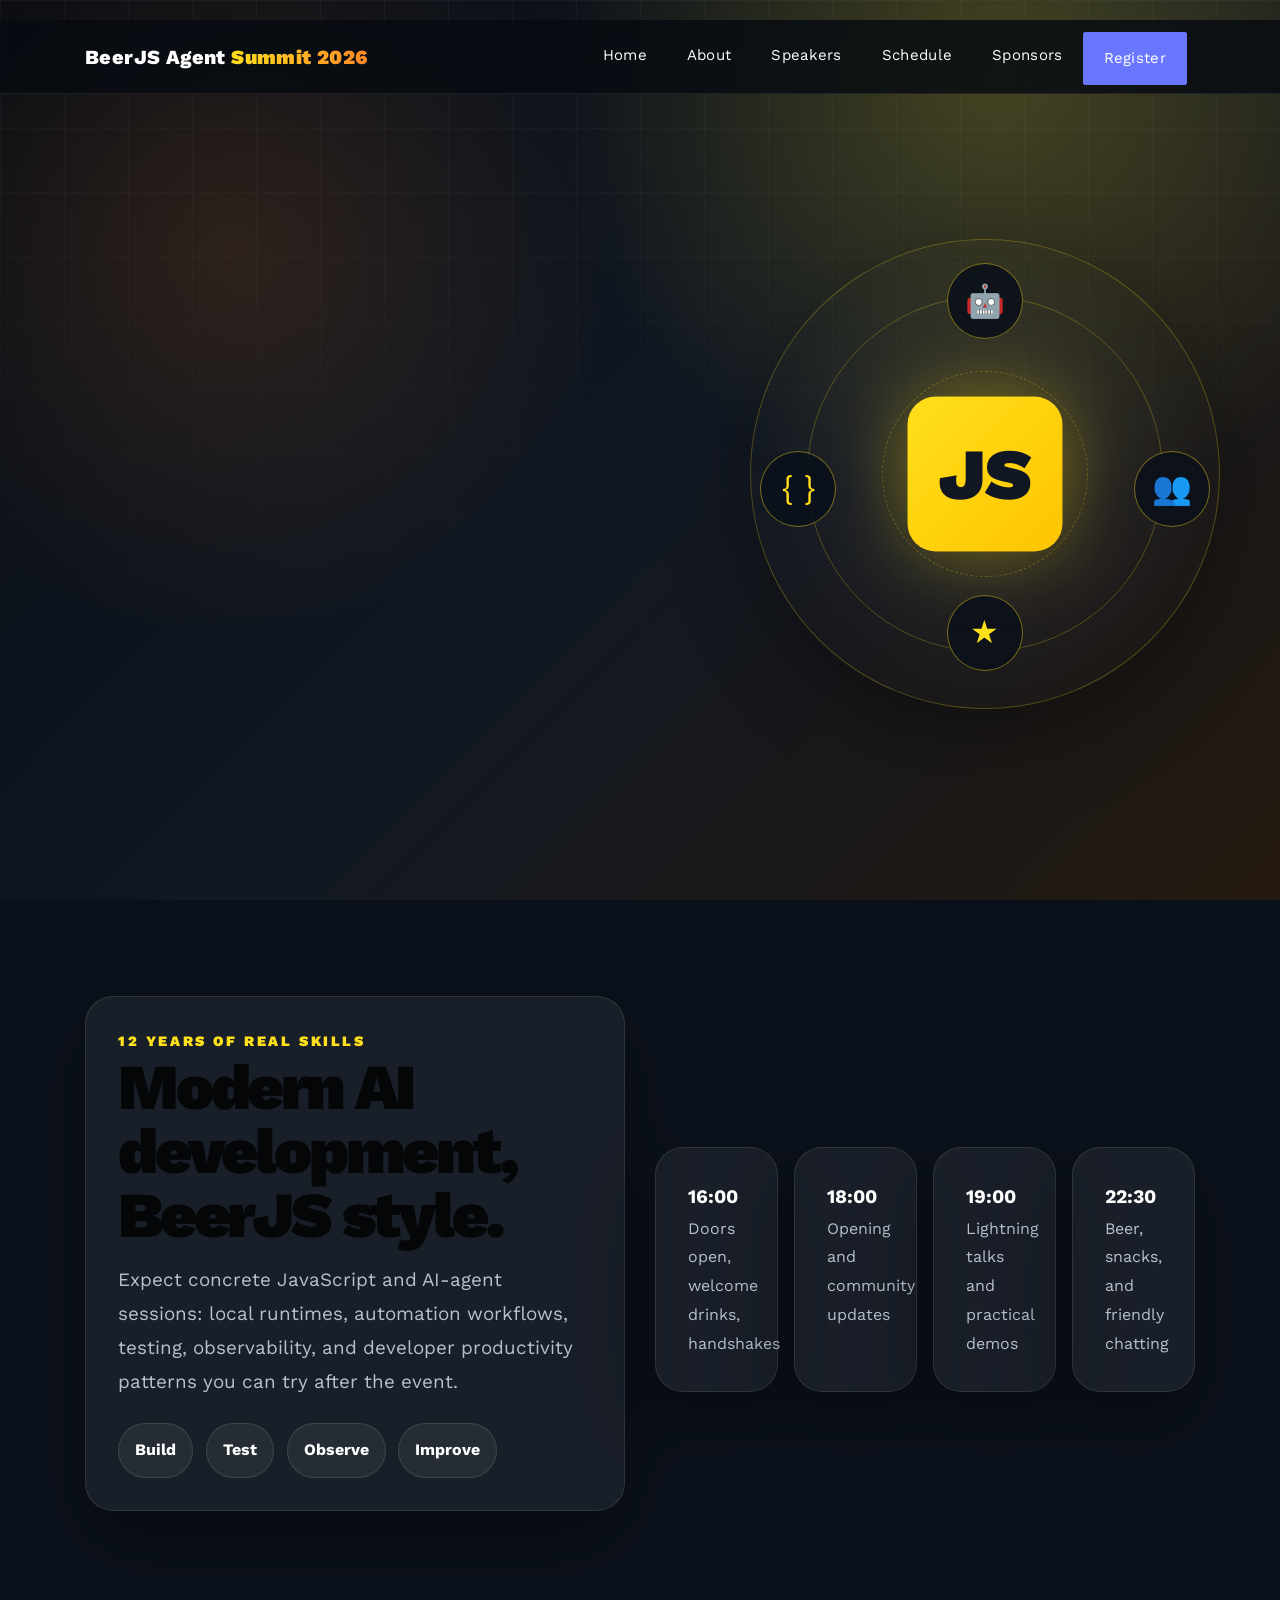
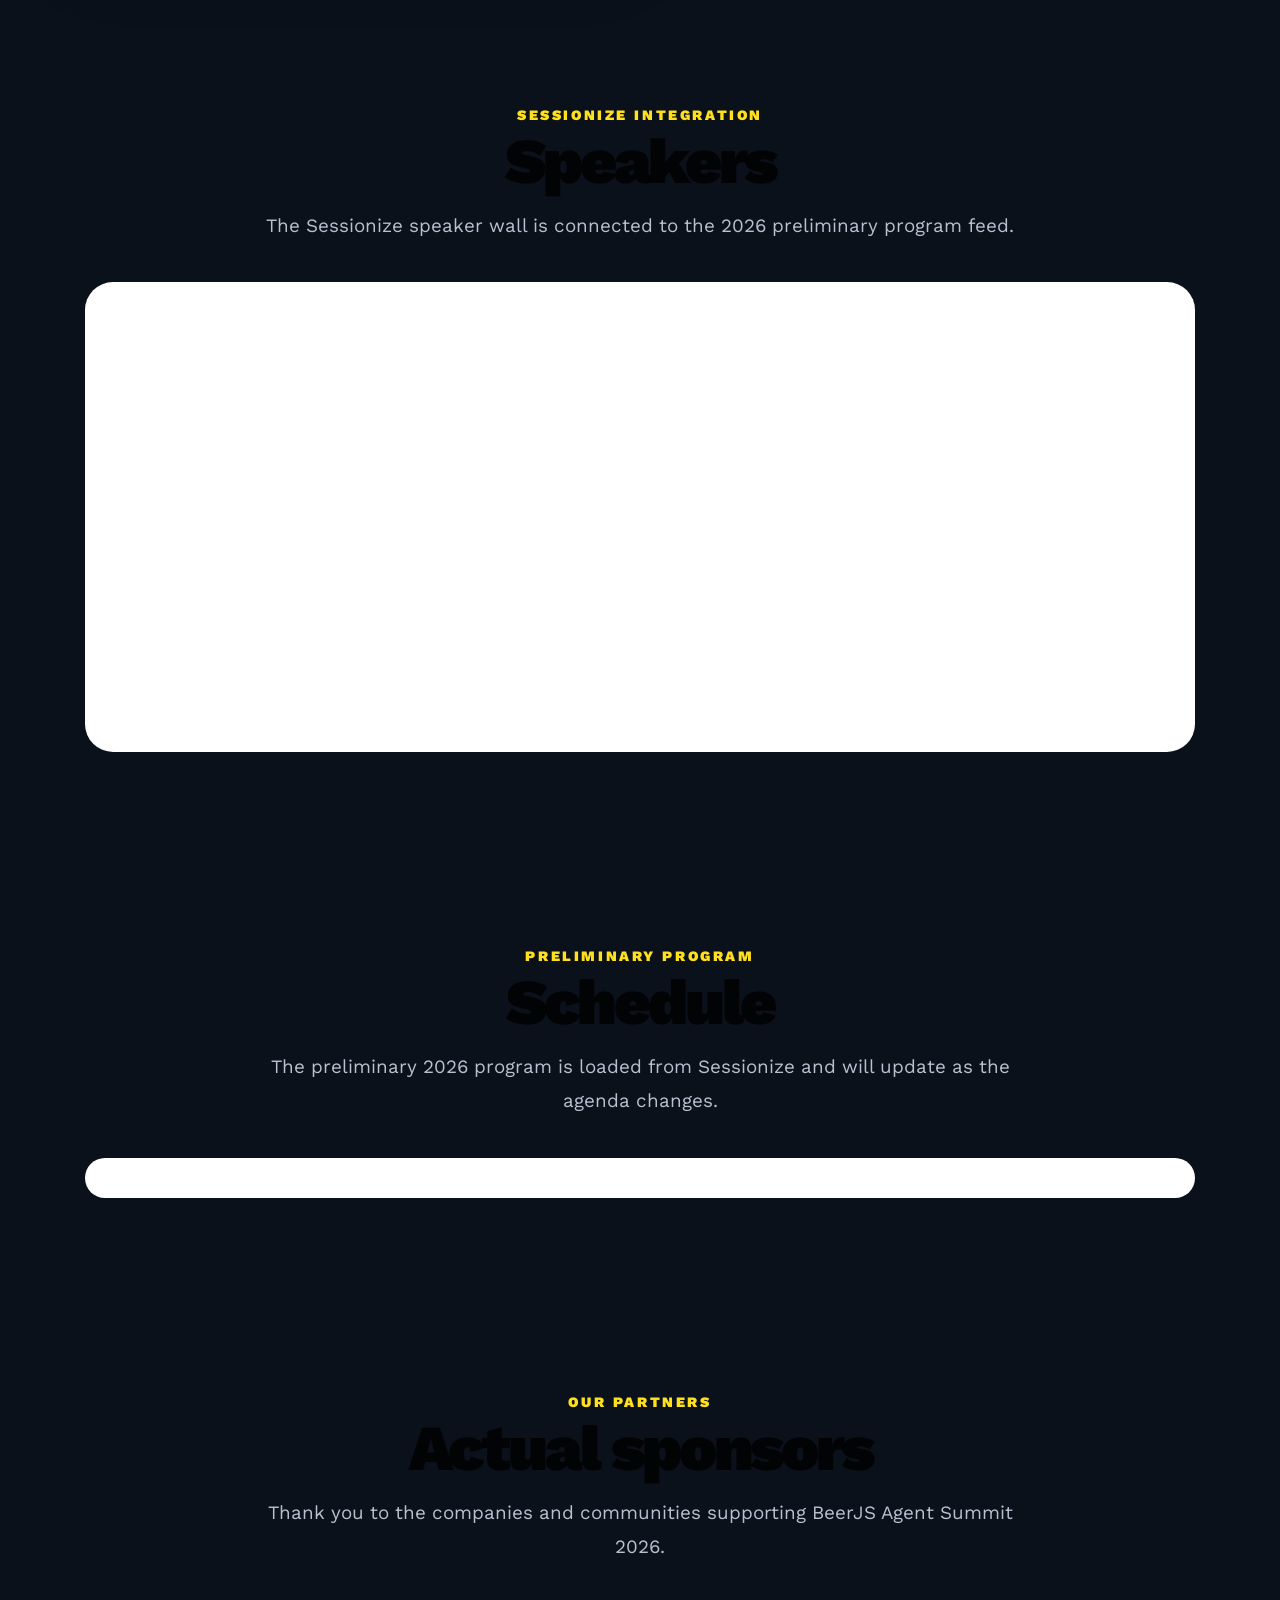
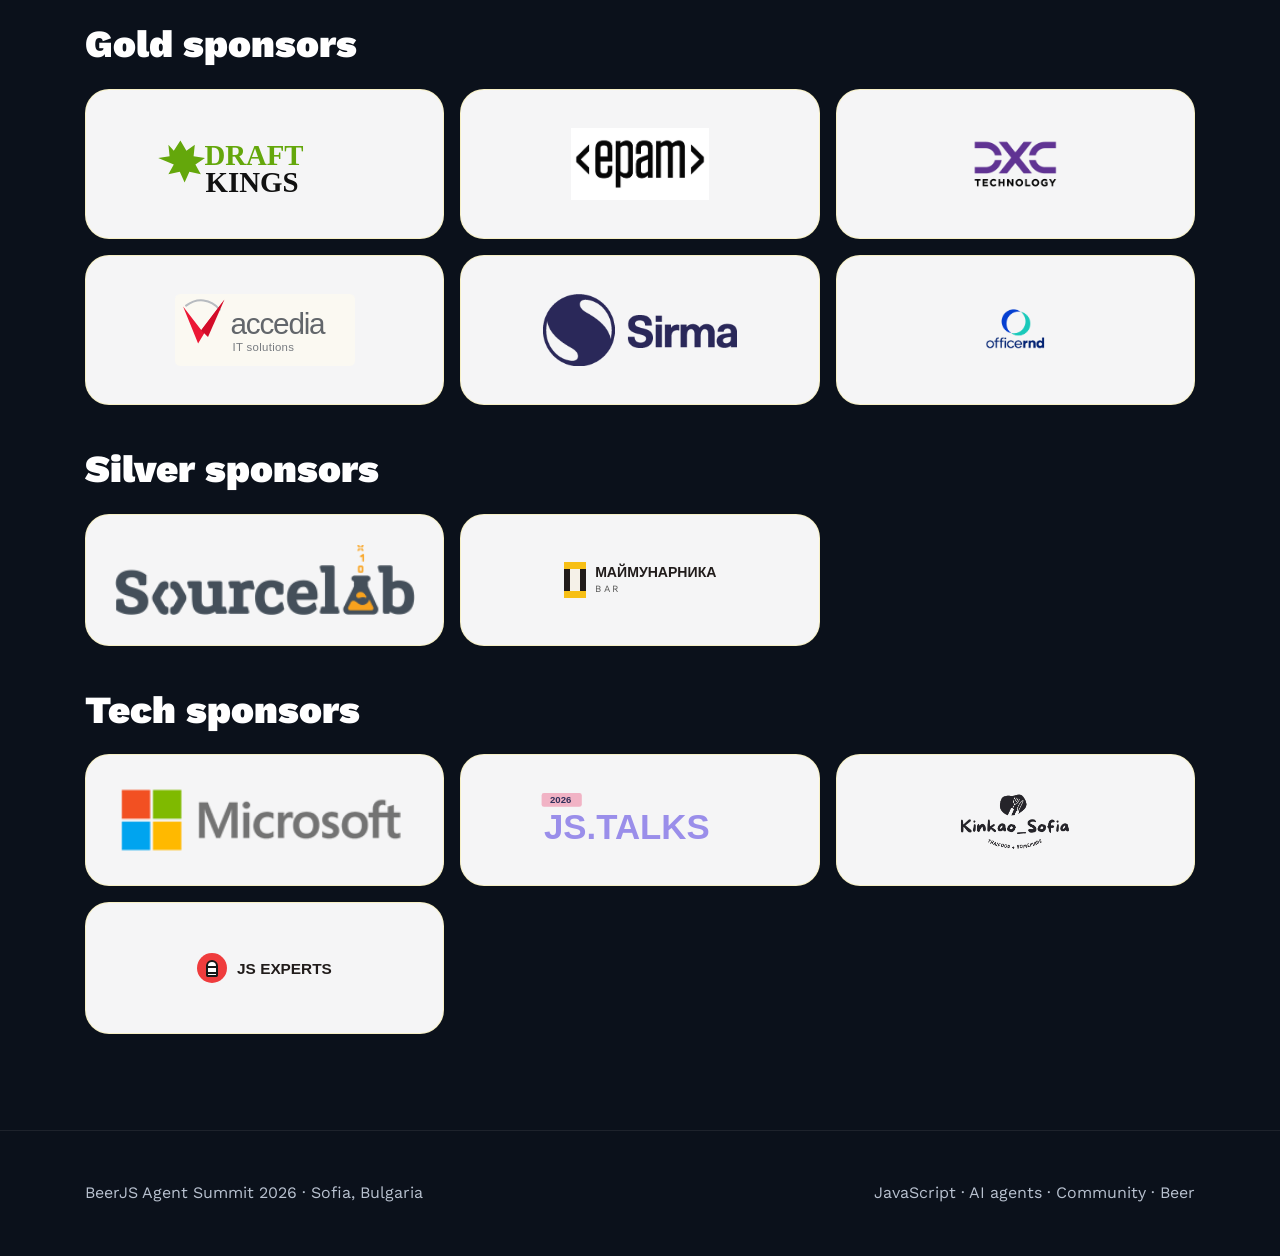
<file: index.html>
<!DOCTYPE html>
<html lang="en">

<head>
	<title>BeerJS Agent Summit 2026</title>
	<meta charset="utf-8">
	<meta name="viewport" content="width=device-width, initial-scale=1, shrink-to-fit=no">
	<meta name="description" content="BeerJS Agent Summit 2026 — JavaScript, AI agents, local runtimes, demos, community, and beer in Sofia.">

	<link href="https://fonts.googleapis.com/css?family=Work+Sans:300,400,500,600,700,800,900" rel="stylesheet">
	<link rel="stylesheet" href="css/open-iconic-bootstrap.min.css">
	<link rel="stylesheet" href="css/animate.css">
	<link rel="stylesheet" href="css/owl.carousel.min.css">
	<link rel="stylesheet" href="css/owl.theme.default.min.css">
	<link rel="stylesheet" href="css/magnific-popup.css">
	<link rel="stylesheet" href="css/aos.css">
	<link rel="stylesheet" href="css/ionicons.min.css">
	<link rel="stylesheet" href="css/bootstrap-datepicker.css">
	<link rel="stylesheet" href="css/flaticon.css">
	<link rel="stylesheet" href="css/icomoon.css">
	<link rel="stylesheet" href="css/style.css">
	<link rel="stylesheet" href="css/agent-summit.css?v=20260717-3">
</head>

<body class="agent-summit">
	<nav class="navbar navbar-expand-lg navbar-dark ftco_navbar bg-dark ftco-navbar-light" id="ftco-navbar">
		<div class="container">
			<a class="navbar-brand" href="index.html">BeerJS Agent<span> Summit 2026</span></a>
			<button class="navbar-toggler" type="button" data-toggle="collapse" data-target="#ftco-nav" aria-controls="ftco-nav" aria-expanded="false" aria-label="Toggle navigation">
				<span class="oi oi-menu"></span> Menu
			</button>
			<div class="collapse navbar-collapse" id="ftco-nav">
				<ul class="navbar-nav ml-auto">
					<li class="nav-item active"><a href="#home" class="nav-link">Home</a></li>
					<li class="nav-item"><a href="#about" class="nav-link">About</a></li>
					<li class="nav-item"><a href="#speakers" class="nav-link">Speakers</a></li>
					<li class="nav-item"><a href="#schedule" class="nav-link">Schedule</a></li>
					<li class="nav-item"><a href="#sponsors" class="nav-link">Sponsors</a></li>
					<li class="nav-item cta mr-md-2"><a href="https://beer-js-summit-2026.eventbrite.com" target="_blank" rel="noopener" class="nav-link">Register</a></li>
				</ul>
			</div>
		</div>
	</nav>

	<header class="hero-agent js-fullheight" id="home">
		<div class="container">
			<div class="row align-items-center">
				<div class="col-lg-7 ftco-animate">
					<div class="eyebrow">Global Developer Community</div>
					<h1 class="hero-title"><span class="hero-title-main">BeerJS Agent</span><br><span class="gradient-text">Summit 2026</span></h1>
					<p class="hero-copy">JavaScript meets AI agents in a practical evening of local demos, real engineering stories, community conversations, and beer.</p>
					<div class="hero-meta">
						<div class="meta-pill">22 July 2026 · 4:00 PM</div>
						<div class="meta-pill">Maymunarnika, Borisova Gradina</div>
						<div class="meta-pill">Sofia, Bulgaria</div>
					</div>
					<div class="hero-actions">
						<a class="btn btn-agent" href="https://beer-js-summit-2026.eventbrite.com" target="_blank" rel="noopener">Register for the 2026 edition</a>
						<a class="btn btn-agent-outline" href="#schedule">View the preliminary program</a>
					</div>
					<div id="timer" class="timer d-flex flex-wrap mb-3">
						<div class="time" id="days"></div>
						<div class="time" id="hours"></div>
						<div class="time" id="minutes"></div>
						<div class="time" id="seconds"></div>
					</div>
				</div>
				<div class="col-lg-5">
					<div class="hero-visual" aria-label="JavaScript and AI agents illustration">
						<div class="orbit-card">
							<div class="js-badge">JS</div>
							<div class="orbit-icon">🤖</div>
							<div class="orbit-icon">👥</div>
							<div class="orbit-icon">★</div>
							<div class="orbit-icon">{ }</div>
						</div>
					</div>
				</div>
			</div>
		</div>
	</header>

	<main>
		<section class="section-agent" id="about">
			<div class="container">
				<div class="row align-items-center">
					<div class="col-lg-6 mb-4 mb-lg-0">
						<div class="agent-card">
							<div class="eyebrow">12 years of real skills</div>
							<h2 class="section-title">Modern AI development, BeerJS style.</h2>
							<p class="section-lead">Expect concrete JavaScript and AI-agent sessions: local runtimes, automation workflows, testing, observability, and developer productivity patterns you can try after the event.</p>
							<div class="feature-strip">
								<span class="feature-pill">Build</span>
								<span class="feature-pill">Test</span>
								<span class="feature-pill">Observe</span>
								<span class="feature-pill">Improve</span>
							</div>
						</div>
					</div>
					<div class="col-lg-6">
						<div class="info-grid">
							<div class="agent-card info-card"><strong>16:00</strong><span>Doors open, welcome drinks, handshakes</span></div>
							<div class="agent-card info-card"><strong>18:00</strong><span>Opening and community updates</span></div>
							<div class="agent-card info-card"><strong>19:00</strong><span>Lightning talks and practical demos</span></div>
							<div class="agent-card info-card"><strong>22:30</strong><span>Beer, snacks, and friendly chatting</span></div>
						</div>
					</div>
				</div>
			</div>
		</section>

		<section class="section-agent" id="speakers">
			<div class="container">
				<div class="row justify-content-center mb-4">
					<div class="col-lg-9 text-center">
						<div class="eyebrow">Sessionize integration</div>
						<h2 class="section-title">Speakers</h2>
						<p class="section-lead mx-auto">The Sessionize speaker wall is connected to the 2026 preliminary program feed.</p>
					</div>
				</div>
				<div class="sessionize-panel">
					<iframe src="speakers.html?v=2026" class="sessionize-frame" title="BeerJS speakers from Sessionize"></iframe>
				</div>
			</div>
		</section>

		<section class="section-agent" id="schedule">
			<div class="container">
				<div class="row justify-content-center mb-4">
					<div class="col-lg-9 text-center">
						<div class="eyebrow">Preliminary program</div>
						<h2 class="section-title">Schedule</h2>
						<p class="section-lead mx-auto">The preliminary 2026 program is loaded from Sessionize and will update as the agenda changes.</p>
					</div>
				</div>
				<div class="sessionize-panel">
					<script type="text/javascript" src="https://sessionize.com/api/v2/3sf8n0yt/view/GridSmart"></script>
				</div>
			</div>
		</section>

		<section class="section-agent" id="sponsors">
			<div class="container">
				<div class="row justify-content-center mb-4">
					<div class="col-lg-9 text-center">
						<div class="eyebrow">Our partners</div>
						<h2 class="section-title">Actual sponsors</h2>
						<p class="section-lead mx-auto">Thank you to the companies and communities supporting BeerJS Agent Summit 2026.</p>
					</div>
				</div>

				<div class="sponsor-tier">
					<h3 class="tier-title">Gold sponsors</h3>
					<div class="sponsor-grid">
						<a class="sponsor-card gold" href="https://www.draftkings.com/" target="_blank" rel="noopener"><img src="images/sponsors/draftkings.svg" alt="DraftKings"></a>
						<a class="sponsor-card gold" href="https://www.epam.com/" target="_blank" rel="noopener"><img src="images/sponsors/EPAM_Logo.jpg" alt="EPAM"></a>
						<a class="sponsor-card gold" href="https://dxc.com/" target="_blank" rel="noopener"><img src="images/sponsors/DXC_Logo.png" alt="DXC"></a>
						<a class="sponsor-card gold" href="https://accedia.com/" target="_blank" rel="noopener"><img src="images/sponsors/accedia.svg" alt="Accedia"></a>
						<a class="sponsor-card gold" href="https://sirma.com/" target="_blank" rel="noopener"><img src="images/sponsors/sirma.png" alt="Sirma"></a>
						<a class="sponsor-card gold" href="https://www.officernd.com/" target="_blank" rel="noopener"><img src="images/sponsors/Officernd_Logo.png" alt="OfficeRnD"></a>
					</div>
				</div>

				<div class="sponsor-tier">
					<h3 class="tier-title">Silver sponsors</h3>
					<div class="sponsor-grid">
						<a class="sponsor-card" href="https://sourcelab.bg/" target="_blank" rel="noopener"><img src="images/sponsors/sourcelab.png" alt="SourceLab"></a>
						<a class="sponsor-card sponsor-wordmark sponsor-maymunarnika" href="https://www.facebook.com/maimunarnika/" target="_blank" rel="noopener" aria-label="Maymunarnika Bar">
							<span class="sponsor-wordmark-inner">
								<span class="venue-mark" aria-hidden="true"></span>
								<span class="sponsor-wordmark-copy"><span class="sponsor-wordmark-label">МАЙМУНАРНИКА</span><small>BAR</small></span>
							</span>
						</a>
					</div>
				</div>

				<div class="sponsor-tier">
					<h3 class="tier-title">Tech sponsors</h3>
					<div class="sponsor-grid">
						<a class="sponsor-card" href="https://www.microsoft.com/" target="_blank" rel="noopener"><img src="images/sponsors/microsoft.png" alt="Microsoft"></a>
						<a class="sponsor-card" href="https://jstalks.net/" target="_blank" rel="noopener"><img src="images/sponsors/js-talks.svg" alt="JS.Talks"></a>
						<a class="sponsor-card" href="https://www.instagram.com/kinkao_sofia/" target="_blank" rel="noopener"><img src="images/sponsors/kinkao-logo-horizontal.png" alt="Kinkao Sofia"></a>
						<a class="sponsor-card sponsor-wordmark sponsor-js-experts" href="https://www.jsexperts.net/" target="_blank" rel="noopener" aria-label="JS Experts">
							<span class="sponsor-wordmark-inner">
								<span class="experts-mark" aria-hidden="true"><span></span></span>
								<span class="sponsor-wordmark-label">JS EXPERTS</span>
							</span>
						</a>
					</div>
				</div>
			</div>
		</section>
	</main>

	<footer class="footer-agent">
		<div class="container d-flex flex-wrap justify-content-between align-items-center">
			<p class="mb-2 mb-md-0">BeerJS Agent Summit 2026 · Sofia, Bulgaria</p>
			<p class="mb-0">JavaScript · AI agents · Community · Beer</p>
		</div>
	</footer>

	<div id="ftco-loader" class="show fullscreen"><svg class="circular" width="48px" height="48px"><circle class="path-bg" cx="24" cy="24" r="22" fill="none" stroke-width="4" stroke="#eeeeee" /><circle class="path" cx="24" cy="24" r="22" fill="none" stroke-width="4" stroke-miterlimit="10" stroke="#F96D00" /></svg></div>

	<script type="module">
		import { initFullHeight, initLoader, initNavigation, initDropdowns, initCarousels, initScrollAnimations, initTimer } from './js/main.js';
		initFullHeight();
		initLoader();
		initNavigation();
		initDropdowns();
		initCarousels();
		initTimer();
		initScrollAnimations();
	</script>
</body>

</html>
</file>
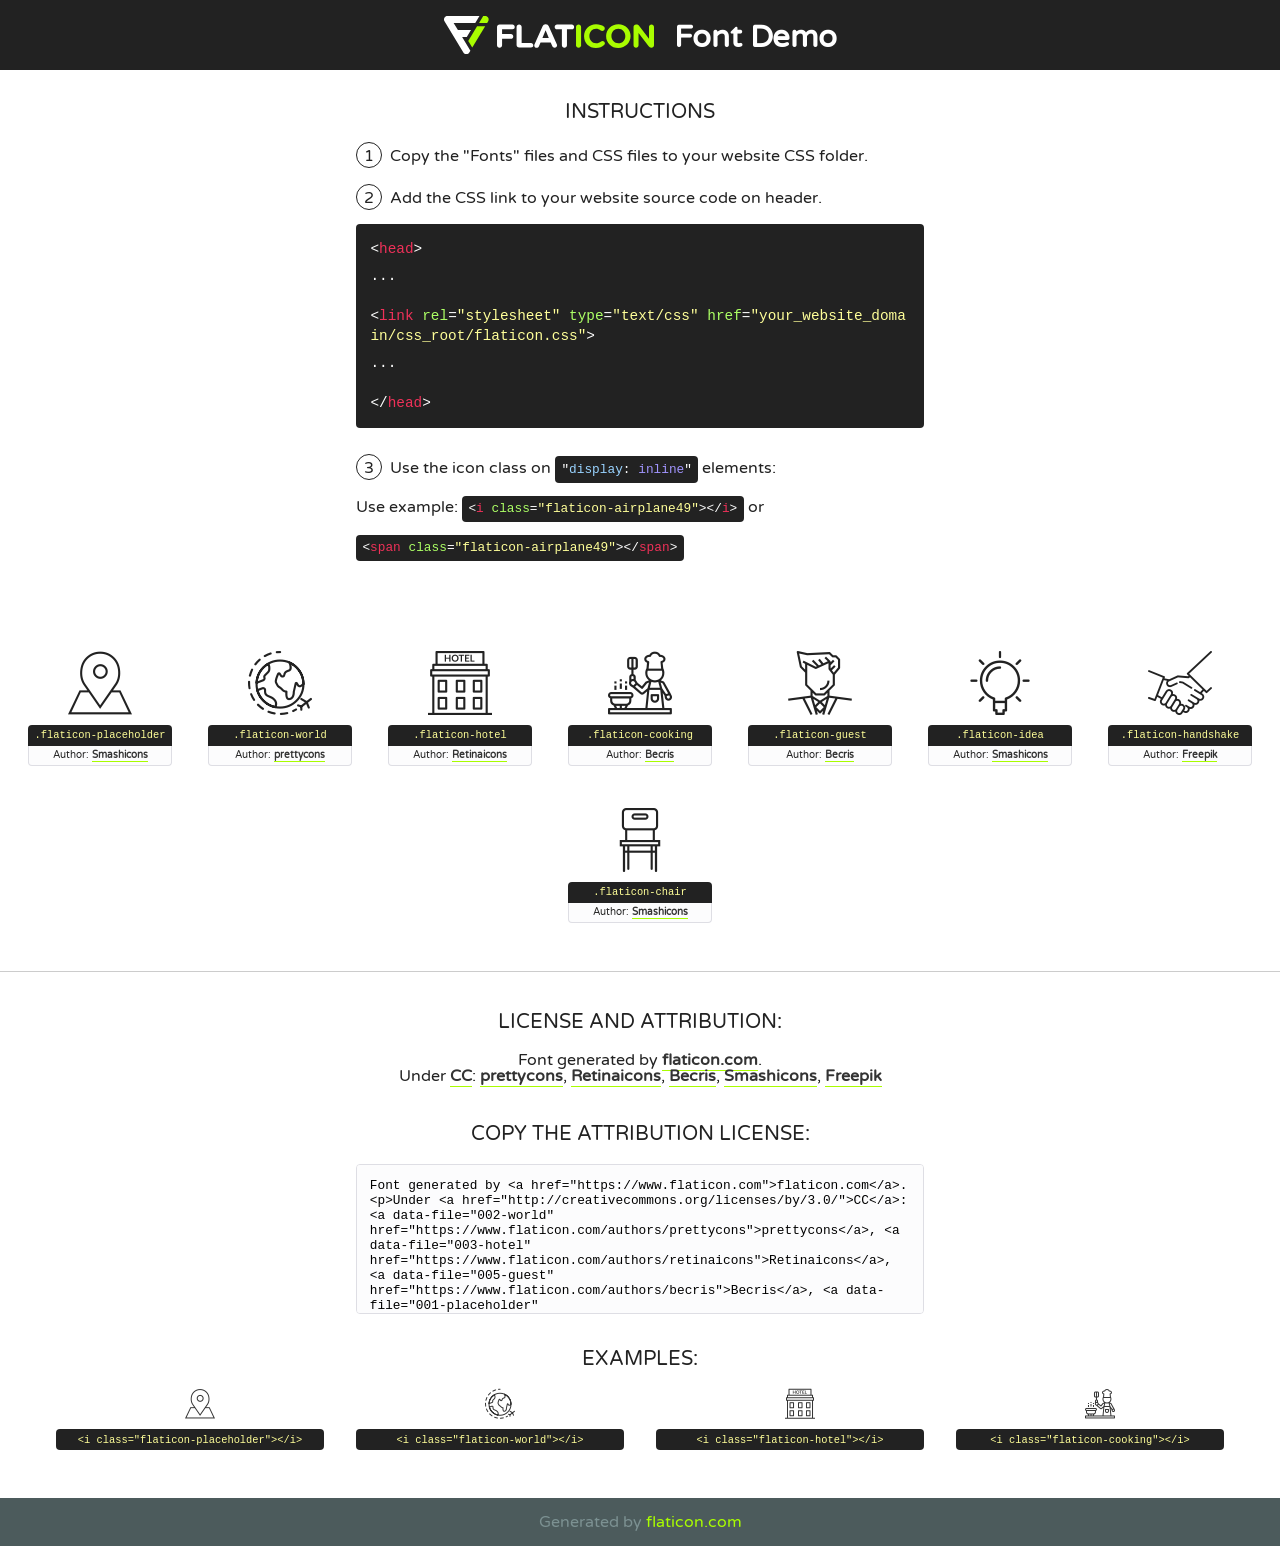
<file: fonts/flaticon/font/flaticon.html>
<!DOCTYPE html>
<!--
  Flaticon icon font: Flaticon
  Creation date: 05/01/2019 03:24
-->
<html>
<!DOCTYPE html>
<html>

<head>
    <title>Flaticon WebFont</title>
    <link href="http://fonts.googleapis.com/css?family=Varela+Round" rel="stylesheet" type="text/css" />
    <link rel="stylesheet" type="text/css" href="flaticon.css">
    <meta charset="UTF-8">
    <style>
    html, body, div, span, applet, object, iframe,
    h1, h2, h3, h4, h5, h6, p, blockquote, pre,
    a, abbr, acronym, address, big, cite, code,
    del, dfn, em, img, ins, kbd, q, s, samp,
    small, strike, strong, sub, sup, tt, var,
    b, u, i, center,
    dl, dt, dd, ol, ul, li,
    fieldset, form, label, legend,
    table, caption, tbody, tfoot, thead, tr, th, td,
    article, aside, canvas, details, embed, 
    figure, figcaption, footer, header, hgroup, 
    menu, nav, output, ruby, section, summary,
    time, mark, audio, video {
        margin: 0;
        padding: 0;
        border: 0;
        font-size: 100%;
        font: inherit;
        vertical-align: baseline;
    }
    /* HTML5 display-role reset for older browsers */
    article, aside, details, figcaption, figure, 
    footer, header, hgroup, menu, nav, section {
        display: block;
    }
    body {
        line-height: 1;
    }
    ol, ul {
        list-style: none;
    }
    blockquote, q {
        quotes: none;
    }
    blockquote:before, blockquote:after,
    q:before, q:after {
        content: '';
        content: none;
    }
    table {
        border-collapse: collapse;
        border-spacing: 0;
    }
    body {
        font-family: 'Varela Round', Helvetica, Arial, sans-serif;
        font-size: 16px;
        color: #222;
    }
    a {
        color: #333;
        border-bottom: 1px solid #a9fd00;
        font-weight: bold;
        text-decoration: none;
    }
    * {
        -moz-box-sizing: border-box;
        -webkit-box-sizing: border-box;
        box-sizing: border-box;
        margin: 0;
        padding: 0;
    }
    [class^="flaticon-"]:before, [class*=" flaticon-"]:before, [class^="flaticon-"]:after, [class*=" flaticon-"]:after {
        font-family: Flaticon;
        font-size: 30px;
        font-style: normal;
        margin-left: 20px;
        color: #333;
    }
    .wrapper {
        max-width: 600px;
        margin: auto;
        padding: 0 1em;
    }
    .title {
        font-size: 1.25em;
        text-align: center;
        margin-bottom: 1em;
        text-transform: uppercase;
    }
    header {
        text-align: center;
        background-color: #222;
        color: #fff;
        padding: 1em;
    }
    header .logo {
        width: 210px;
        height: 38px;
        display: inline-block;
        vertical-align: middle;
        margin-right: 1em;
        border: none;
    }
    header strong {
        font-size: 1.95em;
        font-weight: bold;
        vertical-align: middle;
        margin-top: 5px;
        display: inline-block;
    }
    .demo {
        margin: 2em auto;
        line-height: 1.25em;
    }
    .demo ul li {
        margin-bottom: 1em;
    }
    .demo ul li .num {
        color: #222;
        border-radius: 20px;
        display: inline-block;
        width: 26px;
        padding: 3px;
        height: 26px;
        text-align: center;
        margin-right: 0.5em;
        border: 1px solid #222;
    }
    .demo ul li code {
        background-color: #222;
        border-radius: 4px;
        padding: 0.25em 0.5em;
        display: inline-block;
        color: #fff;
        font-family: Consolas,Monaco,Lucida Console,Liberation Mono,DejaVu Sans Mono,Bitstream Vera Sans Mono,Courier New, monospace;
        font-weight: lighter;
        margin-top: 1em;
        font-size: 0.8em;
        word-break: break-all;
    }
    .demo ul li code.big {
        padding: 1em;
        font-size: 0.9em;
    }
    .demo ul li code .red {
        color: #EF3159;
    }
    .demo ul li code .green {
        color: #ACFF65;
    }
    .demo ul li code .yellow {
        color: #FFFF99;
    }
    .demo ul li code .blue {
        color: #99D3FF;
    }
    .demo ul li code .purple {
        color: #A295FF;
    }
    .demo ul li code .dots {
        margin-top: 0.5em;
        display: block;
    }
    #glyphs {
        border-bottom: 1px solid #ccc;
        padding: 2em 0;
        text-align: center;
    }
    .glyph {
        display: inline-block;
        width: 9em;
        margin: 1em;
        text-align: center;
        vertical-align: top;
        background: #FFF;
    }
    .glyph .glyph-icon {
        padding: 10px;
        display: block;
        font-family:"Flaticon";
        font-size: 64px;
        line-height: 1;
    }
    .glyph .glyph-icon:before {
        font-size: 64px;
        color: #222;
        margin-left: 0;
    }
    .class-name {
        font-size: 0.65em;
        background-color: #222;
        color: #fff;
        border-radius: 4px 4px 0 0;
        padding: 0.5em;
        color: #FFFF99;
        font-family: Consolas,Monaco,Lucida Console,Liberation Mono,DejaVu Sans Mono,Bitstream Vera Sans Mono,Courier New, monospace;
    }
    .author-name {
        font-size: 0.6em;
        background-color: #fcfcfd;
        border: 1px solid #DEDEE4;
        border-top: 0;
        border-radius: 0 0 4px 4px;
        padding: 0.5em;
    }
    .class-name:last-child {
        font-size: 10px;
        color:#888;
    }
    .class-name:last-child a {
        font-size: 10px;
        color:#555;
    }
    .class-name:last-child a:hover {
        color:#a9fd00;
    }
    .glyph > input {
        display: block;
        width: 100px;
        margin: 5px auto;
        text-align: center;
        font-size: 12px;
        cursor: text;
    }
    .glyph > input.icon-input {
        font-family:"Flaticon";
        font-size: 16px;
        margin-bottom: 10px;
    }
    .attribution .title {
        margin-top: 2em;
    }
    .attribution textarea {
        background-color: #fcfcfd;
        padding: 1em;
        border: none;
        box-shadow: none;
        border: 1px solid #DEDEE4;
        border-radius: 4px;
        resize: none;
        width: 100%;
        height: 150px;
        font-size: 0.8em;
        font-family: Consolas,Monaco,Lucida Console,Liberation Mono,DejaVu Sans Mono,Bitstream Vera Sans Mono,Courier New, monospace;
        -webkit-appearance: none;
    }
    .iconsuse {
        margin: 2em auto;
        text-align: center;
        max-width: 1200px;
    }
    .iconsuse:after {
        content: '';
        display: table;
        clear: both;
    }
    .iconsuse .image {
        float: left;
        width: 25%;
        padding: 0 1em;
    }
    .iconsuse .image p {
        margin-bottom: 1em;
    }
    .iconsuse .image span {
        display: block;
        font-size: 0.65em;
        background-color: #222;
        color: #fff;
        border-radius: 4px;
        padding: 0.5em;
        color: #FFFF99;
        margin-top: 1em;
        font-family: Consolas,Monaco,Lucida Console,Liberation Mono,DejaVu Sans Mono,Bitstream Vera Sans Mono,Courier New, monospace;
    }
    #footer {
        text-align: center;
        background-color: #4C5B5C;
        color: #7c9192;
        padding: 1em;
    }
    #footer a {
        border: none;
        color: #a9fd00;
        font-weight: normal;
    }
    @media (max-width: 960px) {
        .iconsuse .image {
            width: 50%;
        }
    }
    @media (max-width: 560px) {
        .iconsuse .image {
            width: 100%;
        }
    }
    </style>
</head>

<body class="characters-off">

    <header>
        <a href="https://www.flaticon.com" target="_blank" class="logo">
            <svg version="1.1" xmlns="http://www.w3.org/2000/svg" xmlns:xlink="http://www.w3.org/1999/xlink" xmlns:a="http://ns.adobe.com/AdobeSVGViewerExtensions/3.0/" viewBox="0 0 560.875 102.036" enable-background="new 0 0 560.875 102.036" xml:space="preserve">
                <defs>
                </defs>
                <g>
                    <g class="letters">
                        <path fill="#ffffff" d="M141.596,29.675c0-3.777,2.985-6.767,6.764-6.767h34.438c3.426,0,6.15,2.728,6.15,6.15
                        c0,3.43-2.724,6.149-6.15,6.149h-27.674v13.091h23.719c3.429,0,6.151,2.724,6.151,6.15c0,3.43-2.723,6.149-6.151,6.149h-23.719
                        v17.574c0,3.773-2.986,6.761-6.764,6.761c-3.779,0-6.764-2.989-6.764-6.761V29.675z"></path>
                        <path fill="#ffffff" d="M193.844,29.149c0-3.781,2.985-6.767,6.764-6.767c3.776,0,6.763,2.985,6.763,6.767v42.957h25.039
                        c3.426,0,6.149,2.726,6.149,6.153c0,3.425-2.723,6.15-6.149,6.15h-31.802c-3.779,0-6.764-2.986-6.764-6.768V29.149z"></path>
                        <path fill="#ffffff" d="M241.891,75.71l21.438-48.407c1.492-3.341,4.215-5.357,7.906-5.357h0.792
                        c3.686,0,6.323,2.017,7.815,5.357l21.439,48.407c0.436,0.967,0.701,1.845,0.701,2.723c0,3.602-2.809,6.501-6.414,6.501
                        c-3.161,0-5.269-1.845-6.499-4.655l-4.132-9.661h-27.059l-4.301,10.102c-1.144,2.631-3.426,4.214-6.237,4.214
                        c-3.517,0-6.24-2.81-6.24-6.325C241.1,77.64,241.451,76.677,241.891,75.71z M279.932,58.666l-8.521-20.297l-8.526,20.297H279.932
                        z"></path>
                        <path fill="#ffffff" d="M314.864,35.387H301.86c-3.429,0-6.239-2.813-6.239-6.238c0-3.429,2.811-6.24,6.239-6.24h39.533
                        c3.426,0,6.237,2.811,6.237,6.24c0,3.425-2.811,6.238-6.237,6.238h-13.001v42.785c0,3.773-2.99,6.761-6.764,6.761
                        c-3.779,0-6.764-2.989-6.764-6.761V35.387z"></path>
                        <path fill="#A9FD00" d="M352.615,29.149c0-3.781,2.985-6.767,6.767-6.767c3.774,0,6.761,2.985,6.761,6.767v49.024
                        c0,3.773-2.987,6.761-6.761,6.761c-3.781,0-6.767-2.989-6.767-6.761V29.149z"></path>
                        <path fill="#A9FD00" d="M374.132,53.836v-0.179c0-17.481,13.178-31.801,32.065-31.801c9.22,0,15.459,2.458,20.557,6.238
                        c1.402,1.054,2.637,2.985,2.637,5.357c0,3.692-2.985,6.59-6.681,6.59c-1.845,0-3.071-0.702-4.044-1.319
                        c-3.776-2.813-7.729-4.393-12.562-4.393c-10.364,0-17.831,8.611-17.831,19.154v0.173c0,10.542,7.291,19.329,17.831,19.329
                        c5.715,0,9.492-1.756,13.359-4.834c1.049-0.874,2.458-1.491,4.039-1.491c3.429,0,6.325,2.813,6.325,6.236
                        c0,2.106-1.056,3.78-2.282,4.834c-5.539,4.834-12.036,7.733-21.878,7.733C387.572,85.464,374.132,71.493,374.132,53.836z"></path>
                        <path fill="#A9FD00" d="M433.009,53.836v-0.179c0-17.481,13.79-31.801,32.766-31.801c18.981,0,32.592,14.143,32.592,31.628v0.173
                        c0,17.483-13.785,31.807-32.769,31.807C446.625,85.464,433.009,71.32,433.009,53.836z M484.224,53.836v-0.179
                        c0-10.539-7.725-19.326-18.626-19.326c-10.893,0-18.449,8.611-18.449,19.154v0.173c0,10.542,7.73,19.329,18.626,19.329
                        C476.676,72.986,484.224,64.378,484.224,53.836z"></path>
                        <path fill="#A9FD00" d="M506.233,29.321c0-3.774,2.99-6.763,6.767-6.763h1.401c3.252,0,5.183,1.583,7.029,3.953l26.093,34.265
                        V29.059c0-3.692,2.99-6.677,6.681-6.677c3.683,0,6.671,2.985,6.671,6.677v48.934c0,3.78-2.987,6.765-6.764,6.765h-0.436
                        c-3.257,0-5.188-1.581-7.034-3.953l-27.056-35.492v32.944c0,3.687-2.985,6.676-6.678,6.676c-3.683,0-6.673-2.989-6.673-6.676
                        V29.321z"></path>
                    </g>
                    <g class="insignia">
                        <path fill="#ffffff" d="M48.372,56.137h12.517l11.156-18.537H37.186L25.688,18.539h57.825L94.668,0H9.271
                        C5.925,0,2.842,1.801,1.198,4.716c-1.644,2.907-1.593,6.482,0.134,9.343l50.38,83.501c1.678,2.781,4.689,4.476,7.938,4.476
                        c3.246,0,6.257-1.695,7.935-4.476l2.898-4.804L48.372,56.137z"></path>
                        <g class="i">
                            <path fill="#A9FD00" d="M93.575,18.539h0.031v0.004l21.652,0.004l2.705-4.488c1.727-2.861,1.778-6.436,0.133-9.343
                            C116.454,1.801,113.371,0,110.026,0h-5.294L93.575,18.539z"></path>
                            <polygon fill="#A9FD00" points="88.291,27.356 64.725,66.486 75.519,84.404 109.942,27.356"></polygon>
                        </g>
                    </g>
                </g>
            </svg>
        </a>
        <strong>Font Demo</strong>
    </header>


    <section class="demo wrapper">

        <p class="title">Instructions</p>

        <ul>
            <li>
                <span class="num">1</span>Copy the "Fonts" files and CSS files to your website CSS folder.
            </li>
            <li>
                <span class="num">2</span>Add the CSS link to your website source code on header.
                <code class="big">
                    &lt;<span class="red">head</span>&gt;
                    <br/><span class="dots">...</span>
                    <br/>&lt;<span class="red">link</span> <span class="green">rel</span>=<span class="yellow">"stylesheet"</span> <span class="green">type</span>=<span class="yellow">"text/css"</span> <span class="green">href</span>=<span class="yellow">"your_website_domain/css_root/flaticon.css"</span>&gt;
                    <br/><span class="dots">...</span>
                    <br/>&lt;/<span class="red">head</span>&gt;
                </code>
            </li>

            <li>
                <p>
                    <span class="num">3</span>Use the icon class on <code>"<span class="blue">display</span>:<span class="purple"> inline</span>"</code> elements:
                    <br />
                    Use example: <code>&lt;<span class="red">i</span> <span class="green">class</span>=<span class="yellow">&quot;flaticon-airplane49&quot;</span>&gt;&lt;/<span class="red">i</span>&gt;</code> or <code>&lt;<span class="red">span</span> <span class="green">class</span>=<span class="yellow">&quot;flaticon-airplane49&quot;</span>&gt;&lt;/<span class="red">span</span>&gt;</code>
            </li>
        </ul>

    </section>




   <section id="glyphs">          
    
      
        <div class="glyph"><div class="glyph-icon flaticon-placeholder"></div>
            <div class="class-name">.flaticon-placeholder</div>
            <div class="author-name">Author: <a data-file="001-placeholder" href="https://www.flaticon.com/authors/smashicons">Smashicons</a> </div> 
        </div>        
        
        <div class="glyph"><div class="glyph-icon flaticon-world"></div>
            <div class="class-name">.flaticon-world</div>
            <div class="author-name">Author: <a data-file="002-world" href="https://www.flaticon.com/authors/prettycons">prettycons</a> </div> 
        </div>        
        
        <div class="glyph"><div class="glyph-icon flaticon-hotel"></div>
            <div class="class-name">.flaticon-hotel</div>
            <div class="author-name">Author: <a data-file="003-hotel" href="https://www.flaticon.com/authors/retinaicons">Retinaicons</a> </div> 
        </div>        
        
        <div class="glyph"><div class="glyph-icon flaticon-cooking"></div>
            <div class="class-name">.flaticon-cooking</div>
            <div class="author-name">Author: <a data-file="004-cooking" href="https://www.flaticon.com/authors/becris">Becris</a> </div> 
        </div>        
        
        <div class="glyph"><div class="glyph-icon flaticon-guest"></div>
            <div class="class-name">.flaticon-guest</div>
            <div class="author-name">Author: <a data-file="005-guest" href="https://www.flaticon.com/authors/becris">Becris</a> </div> 
        </div>        
        
        <div class="glyph"><div class="glyph-icon flaticon-idea"></div>
            <div class="class-name">.flaticon-idea</div>
            <div class="author-name">Author: <a data-file="006-idea" href="https://www.flaticon.com/authors/smashicons">Smashicons</a> </div> 
        </div>        
        
        <div class="glyph"><div class="glyph-icon flaticon-handshake"></div>
            <div class="class-name">.flaticon-handshake</div>
            <div class="author-name">Author: <a data-file="007-handshake" href="http://www.freepik.com">Freepik</a> </div> 
        </div>        
        
        <div class="glyph"><div class="glyph-icon flaticon-chair"></div>
            <div class="class-name">.flaticon-chair</div>
            <div class="author-name">Author: <a data-file="008-chair" href="https://www.flaticon.com/authors/smashicons">Smashicons</a> </div> 
        </div>        
        

    </section>



    <section class="attribution wrapper"   style="text-align:center;">

      <div class="title">License and attribution:</div><div class="attrDiv">Font generated by <a href="https://www.flaticon.com">flaticon.com</a>. <div><p>Under <a href="http://creativecommons.org/licenses/by/3.0/">CC</a>: <a data-file="002-world" href="https://www.flaticon.com/authors/prettycons">prettycons</a>, <a data-file="003-hotel" href="https://www.flaticon.com/authors/retinaicons">Retinaicons</a>, <a data-file="005-guest" href="https://www.flaticon.com/authors/becris">Becris</a>, <a data-file="001-placeholder" href="https://www.flaticon.com/authors/smashicons">Smashicons</a>, <a data-file="007-handshake" href="http://www.freepik.com">Freepik</a></p>  </div>
      </div>
      <div class="title">Copy the Attribution License:</div>

    <textarea onclick="this.focus();this.select();">Font generated by &lt;a href=&quot;https://www.flaticon.com&quot;&gt;flaticon.com&lt;/a&gt;. <p>Under <a href="http://creativecommons.org/licenses/by/3.0/">CC</a>: <a data-file="002-world" href="https://www.flaticon.com/authors/prettycons">prettycons</a>, <a data-file="003-hotel" href="https://www.flaticon.com/authors/retinaicons">Retinaicons</a>, <a data-file="005-guest" href="https://www.flaticon.com/authors/becris">Becris</a>, <a data-file="001-placeholder" href="https://www.flaticon.com/authors/smashicons">Smashicons</a>, <a data-file="007-handshake" href="http://www.freepik.com">Freepik</a></p>  
     </textarea>

    </section>

    <section class="iconsuse">

          <div class="title">Examples:</div>            
             
            <div class="image">
                <p>
                    <i class="glyph-icon flaticon-placeholder"></i> 
                    <span>&lt;i class=&quot;flaticon-placeholder&quot;&gt;&lt;/i&gt;</span>
                </p>
            </div>
            
            <div class="image">
                <p>
                    <i class="glyph-icon flaticon-world"></i> 
                    <span>&lt;i class=&quot;flaticon-world&quot;&gt;&lt;/i&gt;</span>
                </p>
            </div>
            
            <div class="image">
                <p>
                    <i class="glyph-icon flaticon-hotel"></i> 
                    <span>&lt;i class=&quot;flaticon-hotel&quot;&gt;&lt;/i&gt;</span>
                </p>
            </div>
            
            <div class="image">
                <p>
                    <i class="glyph-icon flaticon-cooking"></i> 
                    <span>&lt;i class=&quot;flaticon-cooking&quot;&gt;&lt;/i&gt;</span>
                </p>
            </div>
                       
        </div>
                            
    </section>

<div id="footer">
    <div>Generated by <a href="https://www.flaticon.com">flaticon.com</a>
    </div>
</div>



</body>
</html>
</file>
<file: css/flaticon.css>
/*
  	Flaticon icon font: Flaticon
  	Creation date: 04/01/2019 13:45
  	*/


@font-face {
  font-family: "Flaticon";
  src: url("../fonts/flaticon/font/Flaticon.eot");
  src: url("../fonts/flaticon/font/Flaticon.eot?#iefix") format("embedded-opentype"),
       url("../fonts/flaticon/font/Flaticon.woff") format("woff"),
       url("../fonts/flaticon/font/Flaticon.ttf") format("truetype"),
       url("../fonts/flaticon/font/Flaticon.svg#Flaticon") format("svg");
  font-weight: normal;
  font-style: normal;
}

@media screen and (-webkit-min-device-pixel-ratio:0) {
  @font-face {
    font-family: "Flaticon";
    src: url("../fonts/flaticon/font/Flaticon.svg#Flaticon") format("svg");
  }
}

[class^="flaticon-"]:before, [class*=" flaticon-"]:before,
[class^="flaticon-"]:after, [class*=" flaticon-"]:after {   
  font-family: Flaticon;
  font-style: normal;
  font-weight: normal;
  font-variant: normal;
  text-transform: none;
  line-height: 1;

  /* Better Font Rendering =========== */
  -webkit-font-smoothing: antialiased;
  -moz-osx-font-smoothing: grayscale;
}

.flaticon-placeholder:before { content: "\f100"; }
.flaticon-world:before { content: "\f101"; }
.flaticon-hotel:before { content: "\f102"; }
.flaticon-cooking:before { content: "\f103"; }
.flaticon-guest:before { content: "\f104"; }
.flaticon-idea:before { content: "\f105"; }
.flaticon-handshake:before { content: "\f106"; }
.flaticon-chair:before { content: "\f107"; }
</file>
<file: css/icomoon.css>
@font-face {
  font-family: 'icomoon';
  src:  url('../fonts/icomoon/icomoon.eot?6tt51o');
  src:  url('../fonts/icomoon/icomoon.eot?6tt51o#iefix') format('embedded-opentype'),
    url('../fonts/icomoon/icomoon.ttf?6tt51o') format('truetype'),
    url('../fonts/icomoon/icomoon.woff?6tt51o') format('woff'),
    url('../fonts/icomoon/icomoon.svg?6tt51o#icomoon') format('svg');
  font-weight: normal;
  font-style: normal;
}

[class^="icon-"], [class*=" icon-"] {
  /* use !important to prevent issues with browser extensions that change fonts */
  font-family: 'icomoon' !important;
  speak: none;
  font-style: normal;
  font-weight: normal;
  font-variant: normal;
  text-transform: none;
  line-height: 1;

  /* Better Font Rendering =========== */
  -webkit-font-smoothing: antialiased;
  -moz-osx-font-smoothing: grayscale;
}

.icon-asterisk:before {
  content: "\f069";
}
.icon-plus:before {
  content: "\f067";
}
.icon-question:before {
  content: "\f128";
}
.icon-minus:before {
  content: "\f068";
}
.icon-glass:before {
  content: "\f000";
}
.icon-music:before {
  content: "\f001";
}
.icon-search:before {
  content: "\f002";
}
.icon-envelope-o:before {
  content: "\f003";
}
.icon-heart:before {
  content: "\f004";
}
.icon-star:before {
  content: "\f005";
}
.icon-star-o:before {
  content: "\f006";
}
.icon-user:before {
  content: "\f007";
}
.icon-film:before {
  content: "\f008";
}
.icon-th-large:before {
  content: "\f009";
}
.icon-th:before {
  content: "\f00a";
}
.icon-th-list:before {
  content: "\f00b";
}
.icon-check:before {
  content: "\f00c";
}
.icon-close:before {
  content: "\f00d";
}
.icon-remove:before {
  content: "\f00d";
}
.icon-times:before {
  content: "\f00d";
}
.icon-search-plus:before {
  content: "\f00e";
}
.icon-search-minus:before {
  content: "\f010";
}
.icon-power-off:before {
  content: "\f011";
}
.icon-signal:before {
  content: "\f012";
}
.icon-cog:before {
  content: "\f013";
}
.icon-gear:before {
  content: "\f013";
}
.icon-trash-o:before {
  content: "\f014";
}
.icon-home:before {
  content: "\f015";
}
.icon-file-o:before {
  content: "\f016";
}
.icon-clock-o:before {
  content: "\f017";
}
.icon-road:before {
  content: "\f018";
}
.icon-download:before {
  content: "\f019";
}
.icon-arrow-circle-o-down:before {
  content: "\f01a";
}
.icon-arrow-circle-o-up:before {
  content: "\f01b";
}
.icon-inbox:before {
  content: "\f01c";
}
.icon-play-circle-o:before {
  content: "\f01d";
}
.icon-repeat:before {
  content: "\f01e";
}
.icon-rotate-right:before {
  content: "\f01e";
}
.icon-refresh:before {
  content: "\f021";
}
.icon-list-alt:before {
  content: "\f022";
}
.icon-lock:before {
  content: "\f023";
}
.icon-flag:before {
  content: "\f024";
}
.icon-headphones:before {
  content: "\f025";
}
.icon-volume-off:before {
  content: "\f026";
}
.icon-volume-down:before {
  content: "\f027";
}
.icon-volume-up:before {
  content: "\f028";
}
.icon-qrcode:before {
  content: "\f029";
}
.icon-barcode:before {
  content: "\f02a";
}
.icon-tag:before {
  content: "\f02b";
}
.icon-tags:before {
  content: "\f02c";
}
.icon-book:before {
  content: "\f02d";
}
.icon-bookmark:before {
  content: "\f02e";
}
.icon-print:before {
  content: "\f02f";
}
.icon-camera:before {
  content: "\f030";
}
.icon-font:before {
  content: "\f031";
}
.icon-bold:before {
  content: "\f032";
}
.icon-italic:before {
  content: "\f033";
}
.icon-text-height:before {
  content: "\f034";
}
.icon-text-width:before {
  content: "\f035";
}
.icon-align-left:before {
  content: "\f036";
}
.icon-align-center:before {
  content: "\f037";
}
.icon-align-right:before {
  content: "\f038";
}
.icon-align-justify:before {
  content: "\f039";
}
.icon-list:before {
  content: "\f03a";
}
.icon-dedent:before {
  content: "\f03b";
}
.icon-outdent:before {
  content: "\f03b";
}
.icon-indent:before {
  content: "\f03c";
}
.icon-video-camera:before {
  content: "\f03d";
}
.icon-image:before {
  content: "\f03e";
}
.icon-photo:before {
  content: "\f03e";
}
.icon-picture-o:before {
  content: "\f03e";
}
.icon-pencil:before {
  content: "\f040";
}
.icon-map-marker:before {
  content: "\f041";
}
.icon-adjust:before {
  content: "\f042";
}
.icon-tint:before {
  content: "\f043";
}
.icon-edit:before {
  content: "\f044";
}
.icon-pencil-square-o:before {
  content: "\f044";
}
.icon-share-square-o:before {
  content: "\f045";
}
.icon-check-square-o:before {
  content: "\f046";
}
.icon-arrows:before {
  content: "\f047";
}
.icon-step-backward:before {
  content: "\f048";
}
.icon-fast-backward:before {
  content: "\f049";
}
.icon-backward:before {
  content: "\f04a";
}
.icon-play:before {
  content: "\f04b";
}
.icon-pause:before {
  content: "\f04c";
}
.icon-stop:before {
  content: "\f04d";
}
.icon-forward:before {
  content: "\f04e";
}
.icon-fast-forward:before {
  content: "\f050";
}
.icon-step-forward:before {
  content: "\f051";
}
.icon-eject:before {
  content: "\f052";
}
.icon-chevron-left:before {
  content: "\f053";
}
.icon-chevron-right:before {
  content: "\f054";
}
.icon-plus-circle:before {
  content: "\f055";
}
.icon-minus-circle:before {
  content: "\f056";
}
.icon-times-circle:before {
  content: "\f057";
}
.icon-check-circle:before {
  content: "\f058";
}
.icon-question-circle:before {
  content: "\f059";
}
.icon-info-circle:before {
  content: "\f05a";
}
.icon-crosshairs:before {
  content: "\f05b";
}
.icon-times-circle-o:before {
  content: "\f05c";
}
.icon-check-circle-o:before {
  content: "\f05d";
}
.icon-ban:before {
  content: "\f05e";
}
.icon-arrow-left:before {
  content: "\f060";
}
.icon-arrow-right:before {
  content: "\f061";
}
.icon-arrow-up:before {
  content: "\f062";
}
.icon-arrow-down:before {
  content: "\f063";
}
.icon-mail-forward:before {
  content: "\f064";
}
.icon-share:before {
  content: "\f064";
}
.icon-expand:before {
  content: "\f065";
}
.icon-compress:before {
  content: "\f066";
}
.icon-exclamation-circle:before {
  content: "\f06a";
}
.icon-gift:before {
  content: "\f06b";
}
.icon-leaf:before {
  content: "\f06c";
}
.icon-fire:before {
  content: "\f06d";
}
.icon-eye:before {
  content: "\f06e";
}
.icon-eye-slash:before {
  content: "\f070";
}
.icon-exclamation-triangle:before {
  content: "\f071";
}
.icon-warning:before {
  content: "\f071";
}
.icon-plane:before {
  content: "\f072";
}
.icon-calendar:before {
  content: "\f073";
}
.icon-random:before {
  content: "\f074";
}
.icon-comment:before {
  content: "\f075";
}
.icon-magnet:before {
  content: "\f076";
}
.icon-chevron-up:before {
  content: "\f077";
}
.icon-chevron-down:before {
  content: "\f078";
}
.icon-retweet:before {
  content: "\f079";
}
.icon-shopping-cart:before {
  content: "\f07a";
}
.icon-folder:before {
  content: "\f07b";
}
.icon-folder-open:before {
  content: "\f07c";
}
.icon-arrows-v:before {
  content: "\f07d";
}
.icon-arrows-h:before {
  content: "\f07e";
}
.icon-bar-chart:before {
  content: "\f080";
}
.icon-bar-chart-o:before {
  content: "\f080";
}
.icon-twitter-square:before {
  content: "\f081";
}
.icon-facebook-square:before {
  content: "\f082";
}
.icon-camera-retro:before {
  content: "\f083";
}
.icon-key:before {
  content: "\f084";
}
.icon-cogs:before {
  content: "\f085";
}
.icon-gears:before {
  content: "\f085";
}
.icon-comments:before {
  content: "\f086";
}
.icon-thumbs-o-up:before {
  content: "\f087";
}
.icon-thumbs-o-down:before {
  content: "\f088";
}
.icon-star-half:before {
  content: "\f089";
}
.icon-heart-o:before {
  content: "\f08a";
}
.icon-sign-out:before {
  content: "\f08b";
}
.icon-linkedin-square:before {
  content: "\f08c";
}
.icon-thumb-tack:before {
  content: "\f08d";
}
.icon-external-link:before {
  content: "\f08e";
}
.icon-sign-in:before {
  content: "\f090";
}
.icon-trophy:before {
  content: "\f091";
}
.icon-github-square:before {
  content: "\f092";
}
.icon-upload:before {
  content: "\f093";
}
.icon-lemon-o:before {
  content: "\f094";
}
.icon-phone:before {
  content: "\f095";
}
.icon-square-o:before {
  content: "\f096";
}
.icon-bookmark-o:before {
  content: "\f097";
}
.icon-phone-square:before {
  content: "\f098";
}
.icon-twitter:before {
  content: "\f099";
}
.icon-facebook:before {
  content: "\f09a";
}
.icon-facebook-f:before {
  content: "\f09a";
}
.icon-github:before {
  content: "\f09b";
}
.icon-unlock:before {
  content: "\f09c";
}
.icon-credit-card:before {
  content: "\f09d";
}
.icon-feed:before {
  content: "\f09e";
}
.icon-rss:before {
  content: "\f09e";
}
.icon-hdd-o:before {
  content: "\f0a0";
}
.icon-bullhorn:before {
  content: "\f0a1";
}
.icon-bell-o:before {
  content: "\f0a2";
}
.icon-certificate:before {
  content: "\f0a3";
}
.icon-hand-o-right:before {
  content: "\f0a4";
}
.icon-hand-o-left:before {
  content: "\f0a5";
}
.icon-hand-o-up:before {
  content: "\f0a6";
}
.icon-hand-o-down:before {
  content: "\f0a7";
}
.icon-arrow-circle-left:before {
  content: "\f0a8";
}
.icon-arrow-circle-right:before {
  content: "\f0a9";
}
.icon-arrow-circle-up:before {
  content: "\f0aa";
}
.icon-arrow-circle-down:before {
  content: "\f0ab";
}
.icon-globe:before {
  content: "\f0ac";
}
.icon-wrench:before {
  content: "\f0ad";
}
.icon-tasks:before {
  content: "\f0ae";
}
.icon-filter:before {
  content: "\f0b0";
}
.icon-briefcase:before {
  content: "\f0b1";
}
.icon-arrows-alt:before {
  content: "\f0b2";
}
.icon-group:before {
  content: "\f0c0";
}
.icon-users:before {
  content: "\f0c0";
}
.icon-chain:before {
  content: "\f0c1";
}
.icon-link:before {
  content: "\f0c1";
}
.icon-cloud:before {
  content: "\f0c2";
}
.icon-flask:before {
  content: "\f0c3";
}
.icon-cut:before {
  content: "\f0c4";
}
.icon-scissors:before {
  content: "\f0c4";
}
.icon-copy:before {
  content: "\f0c5";
}
.icon-files-o:before {
  content: "\f0c5";
}
.icon-paperclip:before {
  content: "\f0c6";
}
.icon-floppy-o:before {
  content: "\f0c7";
}
.icon-save:before {
  content: "\f0c7";
}
.icon-square:before {
  content: "\f0c8";
}
.icon-bars:before {
  content: "\f0c9";
}
.icon-navicon:before {
  content: "\f0c9";
}
.icon-reorder:before {
  content: "\f0c9";
}
.icon-list-ul:before {
  content: "\f0ca";
}
.icon-list-ol:before {
  content: "\f0cb";
}
.icon-strikethrough:before {
  content: "\f0cc";
}
.icon-underline:before {
  content: "\f0cd";
}
.icon-table:before {
  content: "\f0ce";
}
.icon-magic:before {
  content: "\f0d0";
}
.icon-truck:before {
  content: "\f0d1";
}
.icon-pinterest:before {
  content: "\f0d2";
}
.icon-pinterest-square:before {
  content: "\f0d3";
}
.icon-google-plus-square:before {
  content: "\f0d4";
}
.icon-google-plus:before {
  content: "\f0d5";
}
.icon-money:before {
  content: "\f0d6";
}
.icon-caret-down:before {
  content: "\f0d7";
}
.icon-caret-up:before {
  content: "\f0d8";
}
.icon-caret-left:before {
  content: "\f0d9";
}
.icon-caret-right:before {
  content: "\f0da";
}
.icon-columns:before {
  content: "\f0db";
}
.icon-sort:before {
  content: "\f0dc";
}
.icon-unsorted:before {
  content: "\f0dc";
}
.icon-sort-desc:before {
  content: "\f0dd";
}
.icon-sort-down:before {
  content: "\f0dd";
}
.icon-sort-asc:before {
  content: "\f0de";
}
.icon-sort-up:before {
  content: "\f0de";
}
.icon-envelope:before {
  content: "\f0e0";
}
.icon-linkedin:before {
  content: "\f0e1";
}
.icon-rotate-left:before {
  content: "\f0e2";
}
.icon-undo:before {
  content: "\f0e2";
}
.icon-gavel:before {
  content: "\f0e3";
}
.icon-legal:before {
  content: "\f0e3";
}
.icon-dashboard:before {
  content: "\f0e4";
}
.icon-tachometer:before {
  content: "\f0e4";
}
.icon-comment-o:before {
  content: "\f0e5";
}
.icon-comments-o:before {
  content: "\f0e6";
}
.icon-bolt:before {
  content: "\f0e7";
}
.icon-flash:before {
  content: "\f0e7";
}
.icon-sitemap:before {
  content: "\f0e8";
}
.icon-umbrella:before {
  content: "\f0e9";
}
.icon-clipboard:before {
  content: "\f0ea";
}
.icon-paste:before {
  content: "\f0ea";
}
.icon-lightbulb-o:before {
  content: "\f0eb";
}
.icon-exchange:before {
  content: "\f0ec";
}
.icon-cloud-download:before {
  content: "\f0ed";
}
.icon-cloud-upload:before {
  content: "\f0ee";
}
.icon-user-md:before {
  content: "\f0f0";
}
.icon-stethoscope:before {
  content: "\f0f1";
}
.icon-suitcase:before {
  content: "\f0f2";
}
.icon-bell:before {
  content: "\f0f3";
}
.icon-coffee:before {
  content: "\f0f4";
}
.icon-cutlery:before {
  content: "\f0f5";
}
.icon-file-text-o:before {
  content: "\f0f6";
}
.icon-building-o:before {
  content: "\f0f7";
}
.icon-hospital-o:before {
  content: "\f0f8";
}
.icon-ambulance:before {
  content: "\f0f9";
}
.icon-medkit:before {
  content: "\f0fa";
}
.icon-fighter-jet:before {
  content: "\f0fb";
}
.icon-beer:before {
  content: "\f0fc";
}
.icon-h-square:before {
  content: "\f0fd";
}
.icon-plus-square:before {
  content: "\f0fe";
}
.icon-angle-double-left:before {
  content: "\f100";
}
.icon-angle-double-right:before {
  content: "\f101";
}
.icon-angle-double-up:before {
  content: "\f102";
}
.icon-angle-double-down:before {
  content: "\f103";
}
.icon-angle-left:before {
  content: "\f104";
}
.icon-angle-right:before {
  content: "\f105";
}
.icon-angle-up:before {
  content: "\f106";
}
.icon-angle-down:before {
  content: "\f107";
}
.icon-desktop:before {
  content: "\f108";
}
.icon-laptop:before {
  content: "\f109";
}
.icon-tablet:before {
  content: "\f10a";
}
.icon-mobile:before {
  content: "\f10b";
}
.icon-mobile-phone:before {
  content: "\f10b";
}
.icon-circle-o:before {
  content: "\f10c";
}
.icon-quote-left:before {
  content: "\f10d";
}
.icon-quote-right:before {
  content: "\f10e";
}
.icon-spinner:before {
  content: "\f110";
}
.icon-circle:before {
  content: "\f111";
}
.icon-mail-reply:before {
  content: "\f112";
}
.icon-reply:before {
  content: "\f112";
}
.icon-github-alt:before {
  content: "\f113";
}
.icon-folder-o:before {
  content: "\f114";
}
.icon-folder-open-o:before {
  content: "\f115";
}
.icon-smile-o:before {
  content: "\f118";
}
.icon-frown-o:before {
  content: "\f119";
}
.icon-meh-o:before {
  content: "\f11a";
}
.icon-gamepad:before {
  content: "\f11b";
}
.icon-keyboard-o:before {
  content: "\f11c";
}
.icon-flag-o:before {
  content: "\f11d";
}
.icon-flag-checkered:before {
  content: "\f11e";
}
.icon-terminal:before {
  content: "\f120";
}
.icon-code:before {
  content: "\f121";
}
.icon-mail-reply-all:before {
  content: "\f122";
}
.icon-reply-all:before {
  content: "\f122";
}
.icon-star-half-empty:before {
  content: "\f123";
}
.icon-star-half-full:before {
  content: "\f123";
}
.icon-star-half-o:before {
  content: "\f123";
}
.icon-location-arrow:before {
  content: "\f124";
}
.icon-crop:before {
  content: "\f125";
}
.icon-code-fork:before {
  content: "\f126";
}
.icon-chain-broken:before {
  content: "\f127";
}
.icon-unlink:before {
  content: "\f127";
}
.icon-info:before {
  content: "\f129";
}
.icon-exclamation:before {
  content: "\f12a";
}
.icon-superscript:before {
  content: "\f12b";
}
.icon-subscript:before {
  content: "\f12c";
}
.icon-eraser:before {
  content: "\f12d";
}
.icon-puzzle-piece:before {
  content: "\f12e";
}
.icon-microphone:before {
  content: "\f130";
}
.icon-microphone-slash:before {
  content: "\f131";
}
.icon-shield:before {
  content: "\f132";
}
.icon-calendar-o:before {
  content: "\f133";
}
.icon-fire-extinguisher:before {
  content: "\f134";
}
.icon-rocket:before {
  content: "\f135";
}
.icon-maxcdn:before {
  content: "\f136";
}
.icon-chevron-circle-left:before {
  content: "\f137";
}
.icon-chevron-circle-right:before {
  content: "\f138";
}
.icon-chevron-circle-up:before {
  content: "\f139";
}
.icon-chevron-circle-down:before {
  content: "\f13a";
}
.icon-html5:before {
  content: "\f13b";
}
.icon-css3:before {
  content: "\f13c";
}
.icon-anchor:before {
  content: "\f13d";
}
.icon-unlock-alt:before {
  content: "\f13e";
}
.icon-bullseye:before {
  content: "\f140";
}
.icon-ellipsis-h:before {
  content: "\f141";
}
.icon-ellipsis-v:before {
  content: "\f142";
}
.icon-rss-square:before {
  content: "\f143";
}
.icon-play-circle:before {
  content: "\f144";
}
.icon-ticket:before {
  content: "\f145";
}
.icon-minus-square:before {
  content: "\f146";
}
.icon-minus-square-o:before {
  content: "\f147";
}
.icon-level-up:before {
  content: "\f148";
}
.icon-level-down:before {
  content: "\f149";
}
.icon-check-square:before {
  content: "\f14a";
}
.icon-pencil-square:before {
  content: "\f14b";
}
.icon-external-link-square:before {
  content: "\f14c";
}
.icon-share-square:before {
  content: "\f14d";
}
.icon-compass:before {
  content: "\f14e";
}
.icon-caret-square-o-down:before {
  content: "\f150";
}
.icon-toggle-down:before {
  content: "\f150";
}
.icon-caret-square-o-up:before {
  content: "\f151";
}
.icon-toggle-up:before {
  content: "\f151";
}
.icon-caret-square-o-right:before {
  content: "\f152";
}
.icon-toggle-right:before {
  content: "\f152";
}
.icon-eur:before {
  content: "\f153";
}
.icon-euro:before {
  content: "\f153";
}
.icon-gbp:before {
  content: "\f154";
}
.icon-dollar:before {
  content: "\f155";
}
.icon-usd:before {
  content: "\f155";
}
.icon-inr:before {
  content: "\f156";
}
.icon-rupee:before {
  content: "\f156";
}
.icon-cny:before {
  content: "\f157";
}
.icon-jpy:before {
  content: "\f157";
}
.icon-rmb:before {
  content: "\f157";
}
.icon-yen:before {
  content: "\f157";
}
.icon-rouble:before {
  content: "\f158";
}
.icon-rub:before {
  content: "\f158";
}
.icon-ruble:before {
  content: "\f158";
}
.icon-krw:before {
  content: "\f159";
}
.icon-won:before {
  content: "\f159";
}
.icon-bitcoin:before {
  content: "\f15a";
}
.icon-btc:before {
  content: "\f15a";
}
.icon-file:before {
  content: "\f15b";
}
.icon-file-text:before {
  content: "\f15c";
}
.icon-sort-alpha-asc:before {
  content: "\f15d";
}
.icon-sort-alpha-desc:before {
  content: "\f15e";
}
.icon-sort-amount-asc:before {
  content: "\f160";
}
.icon-sort-amount-desc:before {
  content: "\f161";
}
.icon-sort-numeric-asc:before {
  content: "\f162";
}
.icon-sort-numeric-desc:before {
  content: "\f163";
}
.icon-thumbs-up:before {
  content: "\f164";
}
.icon-thumbs-down:before {
  content: "\f165";
}
.icon-youtube-square:before {
  content: "\f166";
}
.icon-youtube:before {
  content: "\f167";
}
.icon-xing:before {
  content: "\f168";
}
.icon-xing-square:before {
  content: "\f169";
}
.icon-youtube-play:before {
  content: "\f16a";
}
.icon-dropbox:before {
  content: "\f16b";
}
.icon-stack-overflow:before {
  content: "\f16c";
}
.icon-instagram:before {
  content: "\f16d";
}
.icon-flickr:before {
  content: "\f16e";
}
.icon-adn:before {
  content: "\f170";
}
.icon-bitbucket:before {
  content: "\f171";
}
.icon-bitbucket-square:before {
  content: "\f172";
}
.icon-tumblr:before {
  content: "\f173";
}
.icon-tumblr-square:before {
  content: "\f174";
}
.icon-long-arrow-down:before {
  content: "\f175";
}
.icon-long-arrow-up:before {
  content: "\f176";
}
.icon-long-arrow-left:before {
  content: "\f177";
}
.icon-long-arrow-right:before {
  content: "\f178";
}
.icon-apple:before {
  content: "\f179";
}
.icon-windows:before {
  content: "\f17a";
}
.icon-android:before {
  content: "\f17b";
}
.icon-linux:before {
  content: "\f17c";
}
.icon-dribbble:before {
  content: "\f17d";
}
.icon-skype:before {
  content: "\f17e";
}
.icon-foursquare:before {
  content: "\f180";
}
.icon-trello:before {
  content: "\f181";
}
.icon-female:before {
  content: "\f182";
}
.icon-male:before {
  content: "\f183";
}
.icon-gittip:before {
  content: "\f184";
}
.icon-gratipay:before {
  content: "\f184";
}
.icon-sun-o:before {
  content: "\f185";
}
.icon-moon-o:before {
  content: "\f186";
}
.icon-archive:before {
  content: "\f187";
}
.icon-bug:before {
  content: "\f188";
}
.icon-vk:before {
  content: "\f189";
}
.icon-weibo:before {
  content: "\f18a";
}
.icon-renren:before {
  content: "\f18b";
}
.icon-pagelines:before {
  content: "\f18c";
}
.icon-stack-exchange:before {
  content: "\f18d";
}
.icon-arrow-circle-o-right:before {
  content: "\f18e";
}
.icon-arrow-circle-o-left:before {
  content: "\f190";
}
.icon-caret-square-o-left:before {
  content: "\f191";
}
.icon-toggle-left:before {
  content: "\f191";
}
.icon-dot-circle-o:before {
  content: "\f192";
}
.icon-wheelchair:before {
  content: "\f193";
}
.icon-vimeo-square:before {
  content: "\f194";
}
.icon-try:before {
  content: "\f195";
}
.icon-turkish-lira:before {
  content: "\f195";
}
.icon-plus-square-o:before {
  content: "\f196";
}
.icon-space-shuttle:before {
  content: "\f197";
}
.icon-slack:before {
  content: "\f198";
}
.icon-envelope-square:before {
  content: "\f199";
}
.icon-wordpress:before {
  content: "\f19a";
}
.icon-openid:before {
  content: "\f19b";
}
.icon-bank:before {
  content: "\f19c";
}
.icon-institution:before {
  content: "\f19c";
}
.icon-university:before {
  content: "\f19c";
}
.icon-graduation-cap:before {
  content: "\f19d";
}
.icon-mortar-board:before {
  content: "\f19d";
}
.icon-yahoo:before {
  content: "\f19e";
}
.icon-google:before {
  content: "\f1a0";
}
.icon-reddit:before {
  content: "\f1a1";
}
.icon-reddit-square:before {
  content: "\f1a2";
}
.icon-stumbleupon-circle:before {
  content: "\f1a3";
}
.icon-stumbleupon:before {
  content: "\f1a4";
}
.icon-delicious:before {
  content: "\f1a5";
}
.icon-digg:before {
  content: "\f1a6";
}
.icon-pied-piper-pp:before {
  content: "\f1a7";
}
.icon-pied-piper-alt:before {
  content: "\f1a8";
}
.icon-drupal:before {
  content: "\f1a9";
}
.icon-joomla:before {
  content: "\f1aa";
}
.icon-language:before {
  content: "\f1ab";
}
.icon-fax:before {
  content: "\f1ac";
}
.icon-building:before {
  content: "\f1ad";
}
.icon-child:before {
  content: "\f1ae";
}
.icon-paw:before {
  content: "\f1b0";
}
.icon-spoon:before {
  content: "\f1b1";
}
.icon-cube:before {
  content: "\f1b2";
}
.icon-cubes:before {
  content: "\f1b3";
}
.icon-behance:before {
  content: "\f1b4";
}
.icon-behance-square:before {
  content: "\f1b5";
}
.icon-steam:before {
  content: "\f1b6";
}
.icon-steam-square:before {
  content: "\f1b7";
}
.icon-recycle:before {
  content: "\f1b8";
}
.icon-automobile:before {
  content: "\f1b9";
}
.icon-car:before {
  content: "\f1b9";
}
.icon-cab:before {
  content: "\f1ba";
}
.icon-taxi:before {
  content: "\f1ba";
}
.icon-tree:before {
  content: "\f1bb";
}
.icon-spotify:before {
  content: "\f1bc";
}
.icon-deviantart:before {
  content: "\f1bd";
}
.icon-soundcloud:before {
  content: "\f1be";
}
.icon-database:before {
  content: "\f1c0";
}
.icon-file-pdf-o:before {
  content: "\f1c1";
}
.icon-file-word-o:before {
  content: "\f1c2";
}
.icon-file-excel-o:before {
  content: "\f1c3";
}
.icon-file-powerpoint-o:before {
  content: "\f1c4";
}
.icon-file-image-o:before {
  content: "\f1c5";
}
.icon-file-photo-o:before {
  content: "\f1c5";
}
.icon-file-picture-o:before {
  content: "\f1c5";
}
.icon-file-archive-o:before {
  content: "\f1c6";
}
.icon-file-zip-o:before {
  content: "\f1c6";
}
.icon-file-audio-o:before {
  content: "\f1c7";
}
.icon-file-sound-o:before {
  content: "\f1c7";
}
.icon-file-movie-o:before {
  content: "\f1c8";
}
.icon-file-video-o:before {
  content: "\f1c8";
}
.icon-file-code-o:before {
  content: "\f1c9";
}
.icon-vine:before {
  content: "\f1ca";
}
.icon-codepen:before {
  content: "\f1cb";
}
.icon-jsfiddle:before {
  content: "\f1cc";
}
.icon-life-bouy:before {
  content: "\f1cd";
}
.icon-life-buoy:before {
  content: "\f1cd";
}
.icon-life-ring:before {
  content: "\f1cd";
}
.icon-life-saver:before {
  content: "\f1cd";
}
.icon-support:before {
  content: "\f1cd";
}
.icon-circle-o-notch:before {
  content: "\f1ce";
}
.icon-ra:before {
  content: "\f1d0";
}
.icon-rebel:before {
  content: "\f1d0";
}
.icon-resistance:before {
  content: "\f1d0";
}
.icon-empire:before {
  content: "\f1d1";
}
.icon-ge:before {
  content: "\f1d1";
}
.icon-git-square:before {
  content: "\f1d2";
}
.icon-git:before {
  content: "\f1d3";
}
.icon-hacker-news:before {
  content: "\f1d4";
}
.icon-y-combinator-square:before {
  content: "\f1d4";
}
.icon-yc-square:before {
  content: "\f1d4";
}
.icon-tencent-weibo:before {
  content: "\f1d5";
}
.icon-qq:before {
  content: "\f1d6";
}
.icon-wechat:before {
  content: "\f1d7";
}
.icon-weixin:before {
  content: "\f1d7";
}
.icon-paper-plane:before {
  content: "\f1d8";
}
.icon-send:before {
  content: "\f1d8";
}
.icon-paper-plane-o:before {
  content: "\f1d9";
}
.icon-send-o:before {
  content: "\f1d9";
}
.icon-history:before {
  content: "\f1da";
}
.icon-circle-thin:before {
  content: "\f1db";
}
.icon-header:before {
  content: "\f1dc";
}
.icon-paragraph:before {
  content: "\f1dd";
}
.icon-sliders:before {
  content: "\f1de";
}
.icon-share-alt:before {
  content: "\f1e0";
}
.icon-share-alt-square:before {
  content: "\f1e1";
}
.icon-bomb:before {
  content: "\f1e2";
}
.icon-futbol-o:before {
  content: "\f1e3";
}
.icon-soccer-ball-o:before {
  content: "\f1e3";
}
.icon-tty:before {
  content: "\f1e4";
}
.icon-binoculars:before {
  content: "\f1e5";
}
.icon-plug:before {
  content: "\f1e6";
}
.icon-slideshare:before {
  content: "\f1e7";
}
.icon-twitch:before {
  content: "\f1e8";
}
.icon-yelp:before {
  content: "\f1e9";
}
.icon-newspaper-o:before {
  content: "\f1ea";
}
.icon-wifi:before {
  content: "\f1eb";
}
.icon-calculator:before {
  content: "\f1ec";
}
.icon-paypal:before {
  content: "\f1ed";
}
.icon-google-wallet:before {
  content: "\f1ee";
}
.icon-cc-visa:before {
  content: "\f1f0";
}
.icon-cc-mastercard:before {
  content: "\f1f1";
}
.icon-cc-discover:before {
  content: "\f1f2";
}
.icon-cc-amex:before {
  content: "\f1f3";
}
.icon-cc-paypal:before {
  content: "\f1f4";
}
.icon-cc-stripe:before {
  content: "\f1f5";
}
.icon-bell-slash:before {
  content: "\f1f6";
}
.icon-bell-slash-o:before {
  content: "\f1f7";
}
.icon-trash:before {
  content: "\f1f8";
}
.icon-copyright:before {
  content: "\f1f9";
}
.icon-at:before {
  content: "\f1fa";
}
.icon-eyedropper:before {
  content: "\f1fb";
}
.icon-paint-brush:before {
  content: "\f1fc";
}
.icon-birthday-cake:before {
  content: "\f1fd";
}
.icon-area-chart:before {
  content: "\f1fe";
}
.icon-pie-chart:before {
  content: "\f200";
}
.icon-line-chart:before {
  content: "\f201";
}
.icon-lastfm:before {
  content: "\f202";
}
.icon-lastfm-square:before {
  content: "\f203";
}
.icon-toggle-off:before {
  content: "\f204";
}
.icon-toggle-on:before {
  content: "\f205";
}
.icon-bicycle:before {
  content: "\f206";
}
.icon-bus:before {
  content: "\f207";
}
.icon-ioxhost:before {
  content: "\f208";
}
.icon-angellist:before {
  content: "\f209";
}
.icon-cc:before {
  content: "\f20a";
}
.icon-ils:before {
  content: "\f20b";
}
.icon-shekel:before {
  content: "\f20b";
}
.icon-sheqel:before {
  content: "\f20b";
}
.icon-meanpath:before {
  content: "\f20c";
}
.icon-buysellads:before {
  content: "\f20d";
}
.icon-connectdevelop:before {
  content: "\f20e";
}
.icon-dashcube:before {
  content: "\f210";
}
.icon-forumbee:before {
  content: "\f211";
}
.icon-leanpub:before {
  content: "\f212";
}
.icon-sellsy:before {
  content: "\f213";
}
.icon-shirtsinbulk:before {
  content: "\f214";
}
.icon-simplybuilt:before {
  content: "\f215";
}
.icon-skyatlas:before {
  content: "\f216";
}
.icon-cart-plus:before {
  content: "\f217";
}
.icon-cart-arrow-down:before {
  content: "\f218";
}
.icon-diamond:before {
  content: "\f219";
}
.icon-ship:before {
  content: "\f21a";
}
.icon-user-secret:before {
  content: "\f21b";
}
.icon-motorcycle:before {
  content: "\f21c";
}
.icon-street-view:before {
  content: "\f21d";
}
.icon-heartbeat:before {
  content: "\f21e";
}
.icon-venus:before {
  content: "\f221";
}
.icon-mars:before {
  content: "\f222";
}
.icon-mercury:before {
  content: "\f223";
}
.icon-intersex:before {
  content: "\f224";
}
.icon-transgender:before {
  content: "\f224";
}
.icon-transgender-alt:before {
  content: "\f225";
}
.icon-venus-double:before {
  content: "\f226";
}
.icon-mars-double:before {
  content: "\f227";
}
.icon-venus-mars:before {
  content: "\f228";
}
.icon-mars-stroke:before {
  content: "\f229";
}
.icon-mars-stroke-v:before {
  content: "\f22a";
}
.icon-mars-stroke-h:before {
  content: "\f22b";
}
.icon-neuter:before {
  content: "\f22c";
}
.icon-genderless:before {
  content: "\f22d";
}
.icon-facebook-official:before {
  content: "\f230";
}
.icon-pinterest-p:before {
  content: "\f231";
}
.icon-whatsapp:before {
  content: "\f232";
}
.icon-server:before {
  content: "\f233";
}
.icon-user-plus:before {
  content: "\f234";
}
.icon-user-times:before {
  content: "\f235";
}
.icon-bed:before {
  content: "\f236";
}
.icon-hotel:before {
  content: "\f236";
}
.icon-viacoin:before {
  content: "\f237";
}
.icon-train:before {
  content: "\f238";
}
.icon-subway:before {
  content: "\f239";
}
.icon-medium:before {
  content: "\f23a";
}
.icon-y-combinator:before {
  content: "\f23b";
}
.icon-yc:before {
  content: "\f23b";
}
.icon-optin-monster:before {
  content: "\f23c";
}
.icon-opencart:before {
  content: "\f23d";
}
.icon-expeditedssl:before {
  content: "\f23e";
}
.icon-battery:before {
  content: "\f240";
}
.icon-battery-4:before {
  content: "\f240";
}
.icon-battery-full:before {
  content: "\f240";
}
.icon-battery-3:before {
  content: "\f241";
}
.icon-battery-three-quarters:before {
  content: "\f241";
}
.icon-battery-2:before {
  content: "\f242";
}
.icon-battery-half:before {
  content: "\f242";
}
.icon-battery-1:before {
  content: "\f243";
}
.icon-battery-quarter:before {
  content: "\f243";
}
.icon-battery-0:before {
  content: "\f244";
}
.icon-battery-empty:before {
  content: "\f244";
}
.icon-mouse-pointer:before {
  content: "\f245";
}
.icon-i-cursor:before {
  content: "\f246";
}
.icon-object-group:before {
  content: "\f247";
}
.icon-object-ungroup:before {
  content: "\f248";
}
.icon-sticky-note:before {
  content: "\f249";
}
.icon-sticky-note-o:before {
  content: "\f24a";
}
.icon-cc-jcb:before {
  content: "\f24b";
}
.icon-cc-diners-club:before {
  content: "\f24c";
}
.icon-clone:before {
  content: "\f24d";
}
.icon-balance-scale:before {
  content: "\f24e";
}
.icon-hourglass-o:before {
  content: "\f250";
}
.icon-hourglass-1:before {
  content: "\f251";
}
.icon-hourglass-start:before {
  content: "\f251";
}
.icon-hourglass-2:before {
  content: "\f252";
}
.icon-hourglass-half:before {
  content: "\f252";
}
.icon-hourglass-3:before {
  content: "\f253";
}
.icon-hourglass-end:before {
  content: "\f253";
}
.icon-hourglass:before {
  content: "\f254";
}
.icon-hand-grab-o:before {
  content: "\f255";
}
.icon-hand-rock-o:before {
  content: "\f255";
}
.icon-hand-paper-o:before {
  content: "\f256";
}
.icon-hand-stop-o:before {
  content: "\f256";
}
.icon-hand-scissors-o:before {
  content: "\f257";
}
.icon-hand-lizard-o:before {
  content: "\f258";
}
.icon-hand-spock-o:before {
  content: "\f259";
}
.icon-hand-pointer-o:before {
  content: "\f25a";
}
.icon-hand-peace-o:before {
  content: "\f25b";
}
.icon-trademark:before {
  content: "\f25c";
}
.icon-registered:before {
  content: "\f25d";
}
.icon-creative-commons:before {
  content: "\f25e";
}
.icon-gg:before {
  content: "\f260";
}
.icon-gg-circle:before {
  content: "\f261";
}
.icon-tripadvisor:before {
  content: "\f262";
}
.icon-odnoklassniki:before {
  content: "\f263";
}
.icon-odnoklassniki-square:before {
  content: "\f264";
}
.icon-get-pocket:before {
  content: "\f265";
}
.icon-wikipedia-w:before {
  content: "\f266";
}
.icon-safari:before {
  content: "\f267";
}
.icon-chrome:before {
  content: "\f268";
}
.icon-firefox:before {
  content: "\f269";
}
.icon-opera:before {
  content: "\f26a";
}
.icon-internet-explorer:before {
  content: "\f26b";
}
.icon-television:before {
  content: "\f26c";
}
.icon-tv:before {
  content: "\f26c";
}
.icon-contao:before {
  content: "\f26d";
}
.icon-500px:before {
  content: "\f26e";
}
.icon-amazon:before {
  content: "\f270";
}
.icon-calendar-plus-o:before {
  content: "\f271";
}
.icon-calendar-minus-o:before {
  content: "\f272";
}
.icon-calendar-times-o:before {
  content: "\f273";
}
.icon-calendar-check-o:before {
  content: "\f274";
}
.icon-industry:before {
  content: "\f275";
}
.icon-map-pin:before {
  content: "\f276";
}
.icon-map-signs:before {
  content: "\f277";
}
.icon-map-o:before {
  content: "\f278";
}
.icon-map:before {
  content: "\f279";
}
.icon-commenting:before {
  content: "\f27a";
}
.icon-commenting-o:before {
  content: "\f27b";
}
.icon-houzz:before {
  content: "\f27c";
}
.icon-vimeo:before {
  content: "\f27d";
}
.icon-black-tie:before {
  content: "\f27e";
}
.icon-fonticons:before {
  content: "\f280";
}
.icon-reddit-alien:before {
  content: "\f281";
}
.icon-edge:before {
  content: "\f282";
}
.icon-credit-card-alt:before {
  content: "\f283";
}
.icon-codiepie:before {
  content: "\f284";
}
.icon-modx:before {
  content: "\f285";
}
.icon-fort-awesome:before {
  content: "\f286";
}
.icon-usb:before {
  content: "\f287";
}
.icon-product-hunt:before {
  content: "\f288";
}
.icon-mixcloud:before {
  content: "\f289";
}
.icon-scribd:before {
  content: "\f28a";
}
.icon-pause-circle:before {
  content: "\f28b";
}
.icon-pause-circle-o:before {
  content: "\f28c";
}
.icon-stop-circle:before {
  content: "\f28d";
}
.icon-stop-circle-o:before {
  content: "\f28e";
}
.icon-shopping-bag:before {
  content: "\f290";
}
.icon-shopping-basket:before {
  content: "\f291";
}
.icon-hashtag:before {
  content: "\f292";
}
.icon-bluetooth:before {
  content: "\f293";
}
.icon-bluetooth-b:before {
  content: "\f294";
}
.icon-percent:before {
  content: "\f295";
}
.icon-gitlab:before {
  content: "\f296";
}
.icon-wpbeginner:before {
  content: "\f297";
}
.icon-wpforms:before {
  content: "\f298";
}
.icon-envira:before {
  content: "\f299";
}
.icon-universal-access:before {
  content: "\f29a";
}
.icon-wheelchair-alt:before {
  content: "\f29b";
}
.icon-question-circle-o:before {
  content: "\f29c";
}
.icon-blind:before {
  content: "\f29d";
}
.icon-audio-description:before {
  content: "\f29e";
}
.icon-volume-control-phone:before {
  content: "\f2a0";
}
.icon-braille:before {
  content: "\f2a1";
}
.icon-assistive-listening-systems:before {
  content: "\f2a2";
}
.icon-american-sign-language-interpreting:before {
  content: "\f2a3";
}
.icon-asl-interpreting:before {
  content: "\f2a3";
}
.icon-deaf:before {
  content: "\f2a4";
}
.icon-deafness:before {
  content: "\f2a4";
}
.icon-hard-of-hearing:before {
  content: "\f2a4";
}
.icon-glide:before {
  content: "\f2a5";
}
.icon-glide-g:before {
  content: "\f2a6";
}
.icon-sign-language:before {
  content: "\f2a7";
}
.icon-signing:before {
  content: "\f2a7";
}
.icon-low-vision:before {
  content: "\f2a8";
}
.icon-viadeo:before {
  content: "\f2a9";
}
.icon-viadeo-square:before {
  content: "\f2aa";
}
.icon-snapchat:before {
  content: "\f2ab";
}
.icon-snapchat-ghost:before {
  content: "\f2ac";
}
.icon-snapchat-square:before {
  content: "\f2ad";
}
.icon-pied-piper:before {
  content: "\f2ae";
}
.icon-first-order:before {
  content: "\f2b0";
}
.icon-yoast:before {
  content: "\f2b1";
}
.icon-themeisle:before {
  content: "\f2b2";
}
.icon-google-plus-circle:before {
  content: "\f2b3";
}
.icon-google-plus-official:before {
  content: "\f2b3";
}
.icon-fa:before {
  content: "\f2b4";
}
.icon-font-awesome:before {
  content: "\f2b4";
}
.icon-handshake-o:before {
  content: "\f2b5";
}
.icon-envelope-open:before {
  content: "\f2b6";
}
.icon-envelope-open-o:before {
  content: "\f2b7";
}
.icon-linode:before {
  content: "\f2b8";
}
.icon-address-book:before {
  content: "\f2b9";
}
.icon-address-book-o:before {
  content: "\f2ba";
}
.icon-address-card:before {
  content: "\f2bb";
}
.icon-vcard:before {
  content: "\f2bb";
}
.icon-address-card-o:before {
  content: "\f2bc";
}
.icon-vcard-o:before {
  content: "\f2bc";
}
.icon-user-circle:before {
  content: "\f2bd";
}
.icon-user-circle-o:before {
  content: "\f2be";
}
.icon-user-o:before {
  content: "\f2c0";
}
.icon-id-badge:before {
  content: "\f2c1";
}
.icon-drivers-license:before {
  content: "\f2c2";
}
.icon-id-card:before {
  content: "\f2c2";
}
.icon-drivers-license-o:before {
  content: "\f2c3";
}
.icon-id-card-o:before {
  content: "\f2c3";
}
.icon-quora:before {
  content: "\f2c4";
}
.icon-free-code-camp:before {
  content: "\f2c5";
}
.icon-telegram:before {
  content: "\f2c6";
}
.icon-thermometer:before {
  content: "\f2c7";
}
.icon-thermometer-4:before {
  content: "\f2c7";
}
.icon-thermometer-full:before {
  content: "\f2c7";
}
.icon-thermometer-3:before {
  content: "\f2c8";
}
.icon-thermometer-three-quarters:before {
  content: "\f2c8";
}
.icon-thermometer-2:before {
  content: "\f2c9";
}
.icon-thermometer-half:before {
  content: "\f2c9";
}
.icon-thermometer-1:before {
  content: "\f2ca";
}
.icon-thermometer-quarter:before {
  content: "\f2ca";
}
.icon-thermometer-0:before {
  content: "\f2cb";
}
.icon-thermometer-empty:before {
  content: "\f2cb";
}
.icon-shower:before {
  content: "\f2cc";
}
.icon-bath:before {
  content: "\f2cd";
}
.icon-bathtub:before {
  content: "\f2cd";
}
.icon-s15:before {
  content: "\f2cd";
}
.icon-podcast:before {
  content: "\f2ce";
}
.icon-window-maximize:before {
  content: "\f2d0";
}
.icon-window-minimize:before {
  content: "\f2d1";
}
.icon-window-restore:before {
  content: "\f2d2";
}
.icon-times-rectangle:before {
  content: "\f2d3";
}
.icon-window-close:before {
  content: "\f2d3";
}
.icon-times-rectangle-o:before {
  content: "\f2d4";
}
.icon-window-close-o:before {
  content: "\f2d4";
}
.icon-bandcamp:before {
  content: "\f2d5";
}
.icon-grav:before {
  content: "\f2d6";
}
.icon-etsy:before {
  content: "\f2d7";
}
.icon-imdb:before {
  content: "\f2d8";
}
.icon-ravelry:before {
  content: "\f2d9";
}
.icon-eercast:before {
  content: "\f2da";
}
.icon-microchip:before {
  content: "\f2db";
}
.icon-snowflake-o:before {
  content: "\f2dc";
}
.icon-superpowers:before {
  content: "\f2dd";
}
.icon-wpexplorer:before {
  content: "\f2de";
}
.icon-meetup:before {
  content: "\f2e0";
}
.icon-3d_rotation:before {
  content: "\e84d";
}
.icon-ac_unit:before {
  content: "\eb3b";
}
.icon-alarm:before {
  content: "\e855";
}
.icon-access_alarms:before {
  content: "\e191";
}
.icon-schedule:before {
  content: "\e8b5";
}
.icon-accessibility:before {
  content: "\e84e";
}
.icon-accessible:before {
  content: "\e914";
}
.icon-account_balance:before {
  content: "\e84f";
}
.icon-account_balance_wallet:before {
  content: "\e850";
}
.icon-account_box:before {
  content: "\e851";
}
.icon-account_circle:before {
  content: "\e853";
}
.icon-adb:before {
  content: "\e60e";
}
.icon-add:before {
  content: "\e145";
}
.icon-add_a_photo:before {
  content: "\e439";
}
.icon-alarm_add:before {
  content: "\e856";
}
.icon-add_alert:before {
  content: "\e003";
}
.icon-add_box:before {
  content: "\e146";
}
.icon-add_circle:before {
  content: "\e147";
}
.icon-control_point:before {
  content: "\e3ba";
}
.icon-add_location:before {
  content: "\e567";
}
.icon-add_shopping_cart:before {
  content: "\e854";
}
.icon-queue:before {
  content: "\e03c";
}
.icon-add_to_queue:before {
  content: "\e05c";
}
.icon-adjust2:before {
  content: "\e39e";
}
.icon-airline_seat_flat:before {
  content: "\e630";
}
.icon-airline_seat_flat_angled:before {
  content: "\e631";
}
.icon-airline_seat_individual_suite:before {
  content: "\e632";
}
.icon-airline_seat_legroom_extra:before {
  content: "\e633";
}
.icon-airline_seat_legroom_normal:before {
  content: "\e634";
}
.icon-airline_seat_legroom_reduced:before {
  content: "\e635";
}
.icon-airline_seat_recline_extra:before {
  content: "\e636";
}
.icon-airline_seat_recline_normal:before {
  content: "\e637";
}
.icon-flight:before {
  content: "\e539";
}
.icon-airplanemode_inactive:before {
  content: "\e194";
}
.icon-airplay:before {
  content: "\e055";
}
.icon-airport_shuttle:before {
  content: "\eb3c";
}
.icon-alarm_off:before {
  content: "\e857";
}
.icon-alarm_on:before {
  content: "\e858";
}
.icon-album:before {
  content: "\e019";
}
.icon-all_inclusive:before {
  content: "\eb3d";
}
.icon-all_out:before {
  content: "\e90b";
}
.icon-android2:before {
  content: "\e859";
}
.icon-announcement:before {
  content: "\e85a";
}
.icon-apps:before {
  content: "\e5c3";
}
.icon-archive2:before {
  content: "\e149";
}
.icon-arrow_back:before {
  content: "\e5c4";
}
.icon-arrow_downward:before {
  content: "\e5db";
}
.icon-arrow_drop_down:before {
  content: "\e5c5";
}
.icon-arrow_drop_down_circle:before {
  content: "\e5c6";
}
.icon-arrow_drop_up:before {
  content: "\e5c7";
}
.icon-arrow_forward:before {
  content: "\e5c8";
}
.icon-arrow_upward:before {
  content: "\e5d8";
}
.icon-art_track:before {
  content: "\e060";
}
.icon-aspect_ratio:before {
  content: "\e85b";
}
.icon-poll:before {
  content: "\e801";
}
.icon-assignment:before {
  content: "\e85d";
}
.icon-assignment_ind:before {
  content: "\e85e";
}
.icon-assignment_late:before {
  content: "\e85f";
}
.icon-assignment_return:before {
  content: "\e860";
}
.icon-assignment_returned:before {
  content: "\e861";
}
.icon-assignment_turned_in:before {
  content: "\e862";
}
.icon-assistant:before {
  content: "\e39f";
}
.icon-flag2:before {
  content: "\e153";
}
.icon-attach_file:before {
  content: "\e226";
}
.icon-attach_money:before {
  content: "\e227";
}
.icon-attachment:before {
  content: "\e2bc";
}
.icon-audiotrack:before {
  content: "\e3a1";
}
.icon-autorenew:before {
  content: "\e863";
}
.icon-av_timer:before {
  content: "\e01b";
}
.icon-backspace:before {
  content: "\e14a";
}
.icon-cloud_upload:before {
  content: "\e2c3";
}
.icon-battery_alert:before {
  content: "\e19c";
}
.icon-battery_charging_full:before {
  content: "\e1a3";
}
.icon-battery_std:before {
  content: "\e1a5";
}
.icon-battery_unknown:before {
  content: "\e1a6";
}
.icon-beach_access:before {
  content: "\eb3e";
}
.icon-beenhere:before {
  content: "\e52d";
}
.icon-block:before {
  content: "\e14b";
}
.icon-bluetooth2:before {
  content: "\e1a7";
}
.icon-bluetooth_searching:before {
  content: "\e1aa";
}
.icon-bluetooth_connected:before {
  content: "\e1a8";
}
.icon-bluetooth_disabled:before {
  content: "\e1a9";
}
.icon-blur_circular:before {
  content: "\e3a2";
}
.icon-blur_linear:before {
  content: "\e3a3";
}
.icon-blur_off:before {
  content: "\e3a4";
}
.icon-blur_on:before {
  content: "\e3a5";
}
.icon-class:before {
  content: "\e86e";
}
.icon-turned_in:before {
  content: "\e8e6";
}
.icon-turned_in_not:before {
  content: "\e8e7";
}
.icon-border_all:before {
  content: "\e228";
}
.icon-border_bottom:before {
  content: "\e229";
}
.icon-border_clear:before {
  content: "\e22a";
}
.icon-border_color:before {
  content: "\e22b";
}
.icon-border_horizontal:before {
  content: "\e22c";
}
.icon-border_inner:before {
  content: "\e22d";
}
.icon-border_left:before {
  content: "\e22e";
}
.icon-border_outer:before {
  content: "\e22f";
}
.icon-border_right:before {
  content: "\e230";
}
.icon-border_style:before {
  content: "\e231";
}
.icon-border_top:before {
  content: "\e232";
}
.icon-border_vertical:before {
  content: "\e233";
}
.icon-branding_watermark:before {
  content: "\e06b";
}
.icon-brightness_1:before {
  content: "\e3a6";
}
.icon-brightness_2:before {
  content: "\e3a7";
}
.icon-brightness_3:before {
  content: "\e3a8";
}
.icon-brightness_4:before {
  content: "\e3a9";
}
.icon-brightness_low:before {
  content: "\e1ad";
}
.icon-brightness_medium:before {
  content: "\e1ae";
}
.icon-brightness_high:before {
  content: "\e1ac";
}
.icon-brightness_auto:before {
  content: "\e1ab";
}
.icon-broken_image:before {
  content: "\e3ad";
}
.icon-brush:before {
  content: "\e3ae";
}
.icon-bubble_chart:before {
  content: "\e6dd";
}
.icon-bug_report:before {
  content: "\e868";
}
.icon-build:before {
  content: "\e869";
}
.icon-burst_mode:before {
  content: "\e43c";
}
.icon-domain:before {
  content: "\e7ee";
}
.icon-business_center:before {
  content: "\eb3f";
}
.icon-cached:before {
  content: "\e86a";
}
.icon-cake:before {
  content: "\e7e9";
}
.icon-phone2:before {
  content: "\e0cd";
}
.icon-call_end:before {
  content: "\e0b1";
}
.icon-call_made:before {
  content: "\e0b2";
}
.icon-merge_type:before {
  content: "\e252";
}
.icon-call_missed:before {
  content: "\e0b4";
}
.icon-call_missed_outgoing:before {
  content: "\e0e4";
}
.icon-call_received:before {
  content: "\e0b5";
}
.icon-call_split:before {
  content: "\e0b6";
}
.icon-call_to_action:before {
  content: "\e06c";
}
.icon-camera2:before {
  content: "\e3af";
}
.icon-photo_camera:before {
  content: "\e412";
}
.icon-camera_enhance:before {
  content: "\e8fc";
}
.icon-camera_front:before {
  content: "\e3b1";
}
.icon-camera_rear:before {
  content: "\e3b2";
}
.icon-camera_roll:before {
  content: "\e3b3";
}
.icon-cancel:before {
  content: "\e5c9";
}
.icon-redeem:before {
  content: "\e8b1";
}
.icon-card_membership:before {
  content: "\e8f7";
}
.icon-card_travel:before {
  content: "\e8f8";
}
.icon-casino:before {
  content: "\eb40";
}
.icon-cast:before {
  content: "\e307";
}
.icon-cast_connected:before {
  content: "\e308";
}
.icon-center_focus_strong:before {
  content: "\e3b4";
}
.icon-center_focus_weak:before {
  content: "\e3b5";
}
.icon-change_history:before {
  content: "\e86b";
}
.icon-chat:before {
  content: "\e0b7";
}
.icon-chat_bubble:before {
  content: "\e0ca";
}
.icon-chat_bubble_outline:before {
  content: "\e0cb";
}
.icon-check2:before {
  content: "\e5ca";
}
.icon-check_box:before {
  content: "\e834";
}
.icon-check_box_outline_blank:before {
  content: "\e835";
}
.icon-check_circle:before {
  content: "\e86c";
}
.icon-navigate_before:before {
  content: "\e408";
}
.icon-navigate_next:before {
  content: "\e409";
}
.icon-child_care:before {
  content: "\eb41";
}
.icon-child_friendly:before {
  content: "\eb42";
}
.icon-chrome_reader_mode:before {
  content: "\e86d";
}
.icon-close2:before {
  content: "\e5cd";
}
.icon-clear_all:before {
  content: "\e0b8";
}
.icon-closed_caption:before {
  content: "\e01c";
}
.icon-wb_cloudy:before {
  content: "\e42d";
}
.icon-cloud_circle:before {
  content: "\e2be";
}
.icon-cloud_done:before {
  content: "\e2bf";
}
.icon-cloud_download:before {
  content: "\e2c0";
}
.icon-cloud_off:before {
  content: "\e2c1";
}
.icon-cloud_queue:before {
  content: "\e2c2";
}
.icon-code2:before {
  content: "\e86f";
}
.icon-photo_library:before {
  content: "\e413";
}
.icon-collections_bookmark:before {
  content: "\e431";
}
.icon-palette:before {
  content: "\e40a";
}
.icon-colorize:before {
  content: "\e3b8";
}
.icon-comment2:before {
  content: "\e0b9";
}
.icon-compare:before {
  content: "\e3b9";
}
.icon-compare_arrows:before {
  content: "\e915";
}
.icon-laptop2:before {
  content: "\e31e";
}
.icon-confirmation_number:before {
  content: "\e638";
}
.icon-contact_mail:before {
  content: "\e0d0";
}
.icon-contact_phone:before {
  content: "\e0cf";
}
.icon-contacts:before {
  content: "\e0ba";
}
.icon-content_copy:before {
  content: "\e14d";
}
.icon-content_cut:before {
  content: "\e14e";
}
.icon-content_paste:before {
  content: "\e14f";
}
.icon-control_point_duplicate:before {
  content: "\e3bb";
}
.icon-copyright2:before {
  content: "\e90c";
}
.icon-mode_edit:before {
  content: "\e254";
}
.icon-create_new_folder:before {
  content: "\e2cc";
}
.icon-payment:before {
  content: "\e8a1";
}
.icon-crop2:before {
  content: "\e3be";
}
.icon-crop_16_9:before {
  content: "\e3bc";
}
.icon-crop_3_2:before {
  content: "\e3bd";
}
.icon-crop_landscape:before {
  content: "\e3c3";
}
.icon-crop_7_5:before {
  content: "\e3c0";
}
.icon-crop_din:before {
  content: "\e3c1";
}
.icon-crop_free:before {
  content: "\e3c2";
}
.icon-crop_original:before {
  content: "\e3c4";
}
.icon-crop_portrait:before {
  content: "\e3c5";
}
.icon-crop_rotate:before {
  content: "\e437";
}
.icon-crop_square:before {
  content: "\e3c6";
}
.icon-dashboard2:before {
  content: "\e871";
}
.icon-data_usage:before {
  content: "\e1af";
}
.icon-date_range:before {
  content: "\e916";
}
.icon-dehaze:before {
  content: "\e3c7";
}
.icon-delete:before {
  content: "\e872";
}
.icon-delete_forever:before {
  content: "\e92b";
}
.icon-delete_sweep:before {
  content: "\e16c";
}
.icon-description:before {
  content: "\e873";
}
.icon-desktop_mac:before {
  content: "\e30b";
}
.icon-desktop_windows:before {
  content: "\e30c";
}
.icon-details:before {
  content: "\e3c8";
}
.icon-developer_board:before {
  content: "\e30d";
}
.icon-developer_mode:before {
  content: "\e1b0";
}
.icon-device_hub:before {
  content: "\e335";
}
.icon-phonelink:before {
  content: "\e326";
}
.icon-devices_other:before {
  content: "\e337";
}
.icon-dialer_sip:before {
  content: "\e0bb";
}
.icon-dialpad:before {
  content: "\e0bc";
}
.icon-directions:before {
  content: "\e52e";
}
.icon-directions_bike:before {
  content: "\e52f";
}
.icon-directions_boat:before {
  content: "\e532";
}
.icon-directions_bus:before {
  content: "\e530";
}
.icon-directions_car:before {
  content: "\e531";
}
.icon-directions_railway:before {
  content: "\e534";
}
.icon-directions_run:before {
  content: "\e566";
}
.icon-directions_transit:before {
  content: "\e535";
}
.icon-directions_walk:before {
  content: "\e536";
}
.icon-disc_full:before {
  content: "\e610";
}
.icon-dns:before {
  content: "\e875";
}
.icon-not_interested:before {
  content: "\e033";
}
.icon-do_not_disturb_alt:before {
  content: "\e611";
}
.icon-do_not_disturb_off:before {
  content: "\e643";
}
.icon-remove_circle:before {
  content: "\e15c";
}
.icon-dock:before {
  content: "\e30e";
}
.icon-done:before {
  content: "\e876";
}
.icon-done_all:before {
  content: "\e877";
}
.icon-donut_large:before {
  content: "\e917";
}
.icon-donut_small:before {
  content: "\e918";
}
.icon-drafts:before {
  content: "\e151";
}
.icon-drag_handle:before {
  content: "\e25d";
}
.icon-time_to_leave:before {
  content: "\e62c";
}
.icon-dvr:before {
  content: "\e1b2";
}
.icon-edit_location:before {
  content: "\e568";
}
.icon-eject2:before {
  content: "\e8fb";
}
.icon-markunread:before {
  content: "\e159";
}
.icon-enhanced_encryption:before {
  content: "\e63f";
}
.icon-equalizer:before {
  content: "\e01d";
}
.icon-error:before {
  content: "\e000";
}
.icon-error_outline:before {
  content: "\e001";
}
.icon-euro_symbol:before {
  content: "\e926";
}
.icon-ev_station:before {
  content: "\e56d";
}
.icon-insert_invitation:before {
  content: "\e24f";
}
.icon-event_available:before {
  content: "\e614";
}
.icon-event_busy:before {
  content: "\e615";
}
.icon-event_note:before {
  content: "\e616";
}
.icon-event_seat:before {
  content: "\e903";
}
.icon-exit_to_app:before {
  content: "\e879";
}
.icon-expand_less:before {
  content: "\e5ce";
}
.icon-expand_more:before {
  content: "\e5cf";
}
.icon-explicit:before {
  content: "\e01e";
}
.icon-explore:before {
  content: "\e87a";
}
.icon-exposure:before {
  content: "\e3ca";
}
.icon-exposure_neg_1:before {
  content: "\e3cb";
}
.icon-exposure_neg_2:before {
  content: "\e3cc";
}
.icon-exposure_plus_1:before {
  content: "\e3cd";
}
.icon-exposure_plus_2:before {
  content: "\e3ce";
}
.icon-exposure_zero:before {
  content: "\e3cf";
}
.icon-extension:before {
  content: "\e87b";
}
.icon-face:before {
  content: "\e87c";
}
.icon-fast_forward:before {
  content: "\e01f";
}
.icon-fast_rewind:before {
  content: "\e020";
}
.icon-favorite:before {
  content: "\e87d";
}
.icon-favorite_border:before {
  content: "\e87e";
}
.icon-featured_play_list:before {
  content: "\e06d";
}
.icon-featured_video:before {
  content: "\e06e";
}
.icon-sms_failed:before {
  content: "\e626";
}
.icon-fiber_dvr:before {
  content: "\e05d";
}
.icon-fiber_manual_record:before {
  content: "\e061";
}
.icon-fiber_new:before {
  content: "\e05e";
}
.icon-fiber_pin:before {
  content: "\e06a";
}
.icon-fiber_smart_record:before {
  content: "\e062";
}
.icon-get_app:before {
  content: "\e884";
}
.icon-file_upload:before {
  content: "\e2c6";
}
.icon-filter2:before {
  content: "\e3d3";
}
.icon-filter_1:before {
  content: "\e3d0";
}
.icon-filter_2:before {
  content: "\e3d1";
}
.icon-filter_3:before {
  content: "\e3d2";
}
.icon-filter_4:before {
  content: "\e3d4";
}
.icon-filter_5:before {
  content: "\e3d5";
}
.icon-filter_6:before {
  content: "\e3d6";
}
.icon-filter_7:before {
  content: "\e3d7";
}
.icon-filter_8:before {
  content: "\e3d8";
}
.icon-filter_9:before {
  content: "\e3d9";
}
.icon-filter_9_plus:before {
  content: "\e3da";
}
.icon-filter_b_and_w:before {
  content: "\e3db";
}
.icon-filter_center_focus:before {
  content: "\e3dc";
}
.icon-filter_drama:before {
  content: "\e3dd";
}
.icon-filter_frames:before {
  content: "\e3de";
}
.icon-terrain:before {
  content: "\e564";
}
.icon-filter_list:before {
  content: "\e152";
}
.icon-filter_none:before {
  content: "\e3e0";
}
.icon-filter_tilt_shift:before {
  content: "\e3e2";
}
.icon-filter_vintage:before {
  content: "\e3e3";
}
.icon-find_in_page:before {
  content: "\e880";
}
.icon-find_replace:before {
  content: "\e881";
}
.icon-fingerprint:before {
  content: "\e90d";
}
.icon-first_page:before {
  content: "\e5dc";
}
.icon-fitness_center:before {
  content: "\eb43";
}
.icon-flare:before {
  content: "\e3e4";
}
.icon-flash_auto:before {
  content: "\e3e5";
}
.icon-flash_off:before {
  content: "\e3e6";
}
.icon-flash_on:before {
  content: "\e3e7";
}
.icon-flight_land:before {
  content: "\e904";
}
.icon-flight_takeoff:before {
  content: "\e905";
}
.icon-flip:before {
  content: "\e3e8";
}
.icon-flip_to_back:before {
  content: "\e882";
}
.icon-flip_to_front:before {
  content: "\e883";
}
.icon-folder2:before {
  content: "\e2c7";
}
.icon-folder_open:before {
  content: "\e2c8";
}
.icon-folder_shared:before {
  content: "\e2c9";
}
.icon-folder_special:before {
  content: "\e617";
}
.icon-font_download:before {
  content: "\e167";
}
.icon-format_align_center:before {
  content: "\e234";
}
.icon-format_align_justify:before {
  content: "\e235";
}
.icon-format_align_left:before {
  content: "\e236";
}
.icon-format_align_right:before {
  content: "\e237";
}
.icon-format_bold:before {
  content: "\e238";
}
.icon-format_clear:before {
  content: "\e239";
}
.icon-format_color_fill:before {
  content: "\e23a";
}
.icon-format_color_reset:before {
  content: "\e23b";
}
.icon-format_color_text:before {
  content: "\e23c";
}
.icon-format_indent_decrease:before {
  content: "\e23d";
}
.icon-format_indent_increase:before {
  content: "\e23e";
}
.icon-format_italic:before {
  content: "\e23f";
}
.icon-format_line_spacing:before {
  content: "\e240";
}
.icon-format_list_bulleted:before {
  content: "\e241";
}
.icon-format_list_numbered:before {
  content: "\e242";
}
.icon-format_paint:before {
  content: "\e243";
}
.icon-format_quote:before {
  content: "\e244";
}
.icon-format_shapes:before {
  content: "\e25e";
}
.icon-format_size:before {
  content: "\e245";
}
.icon-format_strikethrough:before {
  content: "\e246";
}
.icon-format_textdirection_l_to_r:before {
  content: "\e247";
}
.icon-format_textdirection_r_to_l:before {
  content: "\e248";
}
.icon-format_underlined:before {
  content: "\e249";
}
.icon-question_answer:before {
  content: "\e8af";
}
.icon-forward2:before {
  content: "\e154";
}
.icon-forward_10:before {
  content: "\e056";
}
.icon-forward_30:before {
  content: "\e057";
}
.icon-forward_5:before {
  content: "\e058";
}
.icon-free_breakfast:before {
  content: "\eb44";
}
.icon-fullscreen:before {
  content: "\e5d0";
}
.icon-fullscreen_exit:before {
  content: "\e5d1";
}
.icon-functions:before {
  content: "\e24a";
}
.icon-g_translate:before {
  content: "\e927";
}
.icon-games:before {
  content: "\e021";
}
.icon-gavel2:before {
  content: "\e90e";
}
.icon-gesture:before {
  content: "\e155";
}
.icon-gif:before {
  content: "\e908";
}
.icon-goat:before {
  content: "\e900";
}
.icon-golf_course:before {
  content: "\eb45";
}
.icon-my_location:before {
  content: "\e55c";
}
.icon-location_searching:before {
  content: "\e1b7";
}
.icon-location_disabled:before {
  content: "\e1b6";
}
.icon-star2:before {
  content: "\e838";
}
.icon-gradient:before {
  content: "\e3e9";
}
.icon-grain:before {
  content: "\e3ea";
}
.icon-graphic_eq:before {
  content: "\e1b8";
}
.icon-grid_off:before {
  content: "\e3eb";
}
.icon-grid_on:before {
  content: "\e3ec";
}
.icon-people:before {
  content: "\e7fb";
}
.icon-group_add:before {
  content: "\e7f0";
}
.icon-group_work:before {
  content: "\e886";
}
.icon-hd:before {
  content: "\e052";
}
.icon-hdr_off:before {
  content: "\e3ed";
}
.icon-hdr_on:before {
  content: "\e3ee";
}
.icon-hdr_strong:before {
  content: "\e3f1";
}
.icon-hdr_weak:before {
  content: "\e3f2";
}
.icon-headset:before {
  content: "\e310";
}
.icon-headset_mic:before {
  content: "\e311";
}
.icon-healing:before {
  content: "\e3f3";
}
.icon-hearing:before {
  content: "\e023";
}
.icon-help:before {
  content: "\e887";
}
.icon-help_outline:before {
  content: "\e8fd";
}
.icon-high_quality:before {
  content: "\e024";
}
.icon-highlight:before {
  content: "\e25f";
}
.icon-highlight_off:before {
  content: "\e888";
}
.icon-restore:before {
  content: "\e8b3";
}
.icon-home2:before {
  content: "\e88a";
}
.icon-hot_tub:before {
  content: "\eb46";
}
.icon-local_hotel:before {
  content: "\e549";
}
.icon-hourglass_empty:before {
  content: "\e88b";
}
.icon-hourglass_full:before {
  content: "\e88c";
}
.icon-http:before {
  content: "\e902";
}
.icon-lock2:before {
  content: "\e897";
}
.icon-photo2:before {
  content: "\e410";
}
.icon-image_aspect_ratio:before {
  content: "\e3f5";
}
.icon-import_contacts:before {
  content: "\e0e0";
}
.icon-import_export:before {
  content: "\e0c3";
}
.icon-important_devices:before {
  content: "\e912";
}
.icon-inbox2:before {
  content: "\e156";
}
.icon-indeterminate_check_box:before {
  content: "\e909";
}
.icon-info2:before {
  content: "\e88e";
}
.icon-info_outline:before {
  content: "\e88f";
}
.icon-input:before {
  content: "\e890";
}
.icon-insert_comment:before {
  content: "\e24c";
}
.icon-insert_drive_file:before {
  content: "\e24d";
}
.icon-tag_faces:before {
  content: "\e420";
}
.icon-link2:before {
  content: "\e157";
}
.icon-invert_colors:before {
  content: "\e891";
}
.icon-invert_colors_off:before {
  content: "\e0c4";
}
.icon-iso:before {
  content: "\e3f6";
}
.icon-keyboard:before {
  content: "\e312";
}
.icon-keyboard_arrow_down:before {
  content: "\e313";
}
.icon-keyboard_arrow_left:before {
  content: "\e314";
}
.icon-keyboard_arrow_right:before {
  content: "\e315";
}
.icon-keyboard_arrow_up:before {
  content: "\e316";
}
.icon-keyboard_backspace:before {
  content: "\e317";
}
.icon-keyboard_capslock:before {
  content: "\e318";
}
.icon-keyboard_hide:before {
  content: "\e31a";
}
.icon-keyboard_return:before {
  content: "\e31b";
}
.icon-keyboard_tab:before {
  content: "\e31c";
}
.icon-keyboard_voice:before {
  content: "\e31d";
}
.icon-kitchen:before {
  content: "\eb47";
}
.icon-label:before {
  content: "\e892";
}
.icon-label_outline:before {
  content: "\e893";
}
.icon-language2:before {
  content: "\e894";
}
.icon-laptop_chromebook:before {
  content: "\e31f";
}
.icon-laptop_mac:before {
  content: "\e320";
}
.icon-laptop_windows:before {
  content: "\e321";
}
.icon-last_page:before {
  content: "\e5dd";
}
.icon-open_in_new:before {
  content: "\e89e";
}
.icon-layers:before {
  content: "\e53b";
}
.icon-layers_clear:before {
  content: "\e53c";
}
.icon-leak_add:before {
  content: "\e3f8";
}
.icon-leak_remove:before {
  content: "\e3f9";
}
.icon-lens:before {
  content: "\e3fa";
}
.icon-library_books:before {
  content: "\e02f";
}
.icon-library_music:before {
  content: "\e030";
}
.icon-lightbulb_outline:before {
  content: "\e90f";
}
.icon-line_style:before {
  content: "\e919";
}
.icon-line_weight:before {
  content: "\e91a";
}
.icon-linear_scale:before {
  content: "\e260";
}
.icon-linked_camera:before {
  content: "\e438";
}
.icon-list2:before {
  content: "\e896";
}
.icon-live_help:before {
  content: "\e0c6";
}
.icon-live_tv:before {
  content: "\e639";
}
.icon-local_play:before {
  content: "\e553";
}
.icon-local_airport:before {
  content: "\e53d";
}
.icon-local_atm:before {
  content: "\e53e";
}
.icon-local_bar:before {
  content: "\e540";
}
.icon-local_cafe:before {
  content: "\e541";
}
.icon-local_car_wash:before {
  content: "\e542";
}
.icon-local_convenience_store:before {
  content: "\e543";
}
.icon-restaurant_menu:before {
  content: "\e561";
}
.icon-local_drink:before {
  content: "\e544";
}
.icon-local_florist:before {
  content: "\e545";
}
.icon-local_gas_station:before {
  content: "\e546";
}
.icon-shopping_cart:before {
  content: "\e8cc";
}
.icon-local_hospital:before {
  content: "\e548";
}
.icon-local_laundry_service:before {
  content: "\e54a";
}
.icon-local_library:before {
  content: "\e54b";
}
.icon-local_mall:before {
  content: "\e54c";
}
.icon-theaters:before {
  content: "\e8da";
}
.icon-local_offer:before {
  content: "\e54e";
}
.icon-local_parking:before {
  content: "\e54f";
}
.icon-local_pharmacy:before {
  content: "\e550";
}
.icon-local_pizza:before {
  content: "\e552";
}
.icon-print2:before {
  content: "\e8ad";
}
.icon-local_shipping:before {
  content: "\e558";
}
.icon-local_taxi:before {
  content: "\e559";
}
.icon-location_city:before {
  content: "\e7f1";
}
.icon-location_off:before {
  content: "\e0c7";
}
.icon-room:before {
  content: "\e8b4";
}
.icon-lock_open:before {
  content: "\e898";
}
.icon-lock_outline:before {
  content: "\e899";
}
.icon-looks:before {
  content: "\e3fc";
}
.icon-looks_3:before {
  content: "\e3fb";
}
.icon-looks_4:before {
  content: "\e3fd";
}
.icon-looks_5:before {
  content: "\e3fe";
}
.icon-looks_6:before {
  content: "\e3ff";
}
.icon-looks_one:before {
  content: "\e400";
}
.icon-looks_two:before {
  content: "\e401";
}
.icon-sync:before {
  content: "\e627";
}
.icon-loupe:before {
  content: "\e402";
}
.icon-low_priority:before {
  content: "\e16d";
}
.icon-loyalty:before {
  content: "\e89a";
}
.icon-mail_outline:before {
  content: "\e0e1";
}
.icon-map2:before {
  content: "\e55b";
}
.icon-markunread_mailbox:before {
  content: "\e89b";
}
.icon-memory:before {
  content: "\e322";
}
.icon-menu:before {
  content: "\e5d2";
}
.icon-message:before {
  content: "\e0c9";
}
.icon-mic:before {
  content: "\e029";
}
.icon-mic_none:before {
  content: "\e02a";
}
.icon-mic_off:before {
  content: "\e02b";
}
.icon-mms:before {
  content: "\e618";
}
.icon-mode_comment:before {
  content: "\e253";
}
.icon-monetization_on:before {
  content: "\e263";
}
.icon-money_off:before {
  content: "\e25c";
}
.icon-monochrome_photos:before {
  content: "\e403";
}
.icon-mood_bad:before {
  content: "\e7f3";
}
.icon-more:before {
  content: "\e619";
}
.icon-more_horiz:before {
  content: "\e5d3";
}
.icon-more_vert:before {
  content: "\e5d4";
}
.icon-motorcycle2:before {
  content: "\e91b";
}
.icon-mouse:before {
  content: "\e323";
}
.icon-move_to_inbox:before {
  content: "\e168";
}
.icon-movie_creation:before {
  content: "\e404";
}
.icon-movie_filter:before {
  content: "\e43a";
}
.icon-multiline_chart:before {
  content: "\e6df";
}
.icon-music_note:before {
  content: "\e405";
}
.icon-music_video:before {
  content: "\e063";
}
.icon-nature:before {
  content: "\e406";
}
.icon-nature_people:before {
  content: "\e407";
}
.icon-navigation:before {
  content: "\e55d";
}
.icon-near_me:before {
  content: "\e569";
}
.icon-network_cell:before {
  content: "\e1b9";
}
.icon-network_check:before {
  content: "\e640";
}
.icon-network_locked:before {
  content: "\e61a";
}
.icon-network_wifi:before {
  content: "\e1ba";
}
.icon-new_releases:before {
  content: "\e031";
}
.icon-next_week:before {
  content: "\e16a";
}
.icon-nfc:before {
  content: "\e1bb";
}
.icon-no_encryption:before {
  content: "\e641";
}
.icon-signal_cellular_no_sim:before {
  content: "\e1ce";
}
.icon-note:before {
  content: "\e06f";
}
.icon-note_add:before {
  content: "\e89c";
}
.icon-notifications:before {
  content: "\e7f4";
}
.icon-notifications_active:before {
  content: "\e7f7";
}
.icon-notifications_none:before {
  content: "\e7f5";
}
.icon-notifications_off:before {
  content: "\e7f6";
}
.icon-notifications_paused:before {
  content: "\e7f8";
}
.icon-offline_pin:before {
  content: "\e90a";
}
.icon-ondemand_video:before {
  content: "\e63a";
}
.icon-opacity:before {
  content: "\e91c";
}
.icon-open_in_browser:before {
  content: "\e89d";
}
.icon-open_with:before {
  content: "\e89f";
}
.icon-pages:before {
  content: "\e7f9";
}
.icon-pageview:before {
  content: "\e8a0";
}
.icon-pan_tool:before {
  content: "\e925";
}
.icon-panorama:before {
  content: "\e40b";
}
.icon-radio_button_unchecked:before {
  content: "\e836";
}
.icon-panorama_horizontal:before {
  content: "\e40d";
}
.icon-panorama_vertical:before {
  content: "\e40e";
}
.icon-panorama_wide_angle:before {
  content: "\e40f";
}
.icon-party_mode:before {
  content: "\e7fa";
}
.icon-pause2:before {
  content: "\e034";
}
.icon-pause_circle_filled:before {
  content: "\e035";
}
.icon-pause_circle_outline:before {
  content: "\e036";
}
.icon-people_outline:before {
  content: "\e7fc";
}
.icon-perm_camera_mic:before {
  content: "\e8a2";
}
.icon-perm_contact_calendar:before {
  content: "\e8a3";
}
.icon-perm_data_setting:before {
  content: "\e8a4";
}
.icon-perm_device_information:before {
  content: "\e8a5";
}
.icon-person_outline:before {
  content: "\e7ff";
}
.icon-perm_media:before {
  content: "\e8a7";
}
.icon-perm_phone_msg:before {
  content: "\e8a8";
}
.icon-perm_scan_wifi:before {
  content: "\e8a9";
}
.icon-person:before {
  content: "\e7fd";
}
.icon-person_add:before {
  content: "\e7fe";
}
.icon-person_pin:before {
  content: "\e55a";
}
.icon-person_pin_circle:before {
  content: "\e56a";
}
.icon-personal_video:before {
  content: "\e63b";
}
.icon-pets:before {
  content: "\e91d";
}
.icon-phone_android:before {
  content: "\e324";
}
.icon-phone_bluetooth_speaker:before {
  content: "\e61b";
}
.icon-phone_forwarded:before {
  content: "\e61c";
}
.icon-phone_in_talk:before {
  content: "\e61d";
}
.icon-phone_iphone:before {
  content: "\e325";
}
.icon-phone_locked:before {
  content: "\e61e";
}
.icon-phone_missed:before {
  content: "\e61f";
}
.icon-phone_paused:before {
  content: "\e620";
}
.icon-phonelink_erase:before {
  content: "\e0db";
}
.icon-phonelink_lock:before {
  content: "\e0dc";
}
.icon-phonelink_off:before {
  content: "\e327";
}
.icon-phonelink_ring:before {
  content: "\e0dd";
}
.icon-phonelink_setup:before {
  content: "\e0de";
}
.icon-photo_album:before {
  content: "\e411";
}
.icon-photo_filter:before {
  content: "\e43b";
}
.icon-photo_size_select_actual:before {
  content: "\e432";
}
.icon-photo_size_select_large:before {
  content: "\e433";
}
.icon-photo_size_select_small:before {
  content: "\e434";
}
.icon-picture_as_pdf:before {
  content: "\e415";
}
.icon-picture_in_picture:before {
  content: "\e8aa";
}
.icon-picture_in_picture_alt:before {
  content: "\e911";
}
.icon-pie_chart:before {
  content: "\e6c4";
}
.icon-pie_chart_outlined:before {
  content: "\e6c5";
}
.icon-pin_drop:before {
  content: "\e55e";
}
.icon-play_arrow:before {
  content: "\e037";
}
.icon-play_circle_filled:before {
  content: "\e038";
}
.icon-play_circle_outline:before {
  content: "\e039";
}
.icon-play_for_work:before {
  content: "\e906";
}
.icon-playlist_add:before {
  content: "\e03b";
}
.icon-playlist_add_check:before {
  content: "\e065";
}
.icon-playlist_play:before {
  content: "\e05f";
}
.icon-plus_one:before {
  content: "\e800";
}
.icon-polymer:before {
  content: "\e8ab";
}
.icon-pool:before {
  content: "\eb48";
}
.icon-portable_wifi_off:before {
  content: "\e0ce";
}
.icon-portrait:before {
  content: "\e416";
}
.icon-power:before {
  content: "\e63c";
}
.icon-power_input:before {
  content: "\e336";
}
.icon-power_settings_new:before {
  content: "\e8ac";
}
.icon-pregnant_woman:before {
  content: "\e91e";
}
.icon-present_to_all:before {
  content: "\e0df";
}
.icon-priority_high:before {
  content: "\e645";
}
.icon-public:before {
  content: "\e80b";
}
.icon-publish:before {
  content: "\e255";
}
.icon-queue_music:before {
  content: "\e03d";
}
.icon-queue_play_next:before {
  content: "\e066";
}
.icon-radio:before {
  content: "\e03e";
}
.icon-radio_button_checked:before {
  content: "\e837";
}
.icon-rate_review:before {
  content: "\e560";
}
.icon-receipt:before {
  content: "\e8b0";
}
.icon-recent_actors:before {
  content: "\e03f";
}
.icon-record_voice_over:before {
  content: "\e91f";
}
.icon-redo:before {
  content: "\e15a";
}
.icon-refresh2:before {
  content: "\e5d5";
}
.icon-remove2:before {
  content: "\e15b";
}
.icon-remove_circle_outline:before {
  content: "\e15d";
}
.icon-remove_from_queue:before {
  content: "\e067";
}
.icon-visibility:before {
  content: "\e8f4";
}
.icon-remove_shopping_cart:before {
  content: "\e928";
}
.icon-reorder2:before {
  content: "\e8fe";
}
.icon-repeat2:before {
  content: "\e040";
}
.icon-repeat_one:before {
  content: "\e041";
}
.icon-replay:before {
  content: "\e042";
}
.icon-replay_10:before {
  content: "\e059";
}
.icon-replay_30:before {
  content: "\e05a";
}
.icon-replay_5:before {
  content: "\e05b";
}
.icon-reply2:before {
  content: "\e15e";
}
.icon-reply_all:before {
  content: "\e15f";
}
.icon-report:before {
  content: "\e160";
}
.icon-warning2:before {
  content: "\e002";
}
.icon-restaurant:before {
  content: "\e56c";
}
.icon-restore_page:before {
  content: "\e929";
}
.icon-ring_volume:before {
  content: "\e0d1";
}
.icon-room_service:before {
  content: "\eb49";
}
.icon-rotate_90_degrees_ccw:before {
  content: "\e418";
}
.icon-rotate_left:before {
  content: "\e419";
}
.icon-rotate_right:before {
  content: "\e41a";
}
.icon-rounded_corner:before {
  content: "\e920";
}
.icon-router:before {
  content: "\e328";
}
.icon-rowing:before {
  content: "\e921";
}
.icon-rss_feed:before {
  content: "\e0e5";
}
.icon-rv_hookup:before {
  content: "\e642";
}
.icon-satellite:before {
  content: "\e562";
}
.icon-save2:before {
  content: "\e161";
}
.icon-scanner:before {
  content: "\e329";
}
.icon-school:before {
  content: "\e80c";
}
.icon-screen_lock_landscape:before {
  content: "\e1be";
}
.icon-screen_lock_portrait:before {
  content: "\e1bf";
}
.icon-screen_lock_rotation:before {
  content: "\e1c0";
}
.icon-screen_rotation:before {
  content: "\e1c1";
}
.icon-screen_share:before {
  content: "\e0e2";
}
.icon-sd_storage:before {
  content: "\e1c2";
}
.icon-search2:before {
  content: "\e8b6";
}
.icon-security:before {
  content: "\e32a";
}
.icon-select_all:before {
  content: "\e162";
}
.icon-send2:before {
  content: "\e163";
}
.icon-sentiment_dissatisfied:before {
  content: "\e811";
}
.icon-sentiment_neutral:before {
  content: "\e812";
}
.icon-sentiment_satisfied:before {
  content: "\e813";
}
.icon-sentiment_very_dissatisfied:before {
  content: "\e814";
}
.icon-sentiment_very_satisfied:before {
  content: "\e815";
}
.icon-settings:before {
  content: "\e8b8";
}
.icon-settings_applications:before {
  content: "\e8b9";
}
.icon-settings_backup_restore:before {
  content: "\e8ba";
}
.icon-settings_bluetooth:before {
  content: "\e8bb";
}
.icon-settings_brightness:before {
  content: "\e8bd";
}
.icon-settings_cell:before {
  content: "\e8bc";
}
.icon-settings_ethernet:before {
  content: "\e8be";
}
.icon-settings_input_antenna:before {
  content: "\e8bf";
}
.icon-settings_input_composite:before {
  content: "\e8c1";
}
.icon-settings_input_hdmi:before {
  content: "\e8c2";
}
.icon-settings_input_svideo:before {
  content: "\e8c3";
}
.icon-settings_overscan:before {
  content: "\e8c4";
}
.icon-settings_phone:before {
  content: "\e8c5";
}
.icon-settings_power:before {
  content: "\e8c6";
}
.icon-settings_remote:before {
  content: "\e8c7";
}
.icon-settings_system_daydream:before {
  content: "\e1c3";
}
.icon-settings_voice:before {
  content: "\e8c8";
}
.icon-share2:before {
  content: "\e80d";
}
.icon-shop:before {
  content: "\e8c9";
}
.icon-shop_two:before {
  content: "\e8ca";
}
.icon-shopping_basket:before {
  content: "\e8cb";
}
.icon-short_text:before {
  content: "\e261";
}
.icon-show_chart:before {
  content: "\e6e1";
}
.icon-shuffle:before {
  content: "\e043";
}
.icon-signal_cellular_4_bar:before {
  content: "\e1c8";
}
.icon-signal_cellular_connected_no_internet_4_bar:before {
  content: "\e1cd";
}
.icon-signal_cellular_null:before {
  content: "\e1cf";
}
.icon-signal_cellular_off:before {
  content: "\e1d0";
}
.icon-signal_wifi_4_bar:before {
  content: "\e1d8";
}
.icon-signal_wifi_4_bar_lock:before {
  content: "\e1d9";
}
.icon-signal_wifi_off:before {
  content: "\e1da";
}
.icon-sim_card:before {
  content: "\e32b";
}
.icon-sim_card_alert:before {
  content: "\e624";
}
.icon-skip_next:before {
  content: "\e044";
}
.icon-skip_previous:before {
  content: "\e045";
}
.icon-slideshow:before {
  content: "\e41b";
}
.icon-slow_motion_video:before {
  content: "\e068";
}
.icon-stay_primary_portrait:before {
  content: "\e0d6";
}
.icon-smoke_free:before {
  content: "\eb4a";
}
.icon-smoking_rooms:before {
  content: "\eb4b";
}
.icon-textsms:before {
  content: "\e0d8";
}
.icon-snooze:before {
  content: "\e046";
}
.icon-sort2:before {
  content: "\e164";
}
.icon-sort_by_alpha:before {
  content: "\e053";
}
.icon-spa:before {
  content: "\eb4c";
}
.icon-space_bar:before {
  content: "\e256";
}
.icon-speaker:before {
  content: "\e32d";
}
.icon-speaker_group:before {
  content: "\e32e";
}
.icon-speaker_notes:before {
  content: "\e8cd";
}
.icon-speaker_notes_off:before {
  content: "\e92a";
}
.icon-speaker_phone:before {
  content: "\e0d2";
}
.icon-spellcheck:before {
  content: "\e8ce";
}
.icon-star_border:before {
  content: "\e83a";
}
.icon-star_half:before {
  content: "\e839";
}
.icon-stars:before {
  content: "\e8d0";
}
.icon-stay_primary_landscape:before {
  content: "\e0d5";
}
.icon-stop2:before {
  content: "\e047";
}
.icon-stop_screen_share:before {
  content: "\e0e3";
}
.icon-storage:before {
  content: "\e1db";
}
.icon-store_mall_directory:before {
  content: "\e563";
}
.icon-straighten:before {
  content: "\e41c";
}
.icon-streetview:before {
  content: "\e56e";
}
.icon-strikethrough_s:before {
  content: "\e257";
}
.icon-style:before {
  content: "\e41d";
}
.icon-subdirectory_arrow_left:before {
  content: "\e5d9";
}
.icon-subdirectory_arrow_right:before {
  content: "\e5da";
}
.icon-subject:before {
  content: "\e8d2";
}
.icon-subscriptions:before {
  content: "\e064";
}
.icon-subtitles:before {
  content: "\e048";
}
.icon-subway2:before {
  content: "\e56f";
}
.icon-supervisor_account:before {
  content: "\e8d3";
}
.icon-surround_sound:before {
  content: "\e049";
}
.icon-swap_calls:before {
  content: "\e0d7";
}
.icon-swap_horiz:before {
  content: "\e8d4";
}
.icon-swap_vert:before {
  content: "\e8d5";
}
.icon-swap_vertical_circle:before {
  content: "\e8d6";
}
.icon-switch_camera:before {
  content: "\e41e";
}
.icon-switch_video:before {
  content: "\e41f";
}
.icon-sync_disabled:before {
  content: "\e628";
}
.icon-sync_problem:before {
  content: "\e629";
}
.icon-system_update:before {
  content: "\e62a";
}
.icon-system_update_alt:before {
  content: "\e8d7";
}
.icon-tab:before {
  content: "\e8d8";
}
.icon-tab_unselected:before {
  content: "\e8d9";
}
.icon-tablet2:before {
  content: "\e32f";
}
.icon-tablet_android:before {
  content: "\e330";
}
.icon-tablet_mac:before {
  content: "\e331";
}
.icon-tap_and_play:before {
  content: "\e62b";
}
.icon-text_fields:before {
  content: "\e262";
}
.icon-text_format:before {
  content: "\e165";
}
.icon-texture:before {
  content: "\e421";
}
.icon-thumb_down:before {
  content: "\e8db";
}
.icon-thumb_up:before {
  content: "\e8dc";
}
.icon-thumbs_up_down:before {
  content: "\e8dd";
}
.icon-timelapse:before {
  content: "\e422";
}
.icon-timeline:before {
  content: "\e922";
}
.icon-timer:before {
  content: "\e425";
}
.icon-timer_10:before {
  content: "\e423";
}
.icon-timer_3:before {
  content: "\e424";
}
.icon-timer_off:before {
  content: "\e426";
}
.icon-title:before {
  content: "\e264";
}
.icon-toc:before {
  content: "\e8de";
}
.icon-today:before {
  content: "\e8df";
}
.icon-toll:before {
  content: "\e8e0";
}
.icon-tonality:before {
  content: "\e427";
}
.icon-touch_app:before {
  content: "\e913";
}
.icon-toys:before {
  content: "\e332";
}
.icon-track_changes:before {
  content: "\e8e1";
}
.icon-traffic:before {
  content: "\e565";
}
.icon-train2:before {
  content: "\e570";
}
.icon-tram:before {
  content: "\e571";
}
.icon-transfer_within_a_station:before {
  content: "\e572";
}
.icon-transform:before {
  content: "\e428";
}
.icon-translate:before {
  content: "\e8e2";
}
.icon-trending_down:before {
  content: "\e8e3";
}
.icon-trending_flat:before {
  content: "\e8e4";
}
.icon-trending_up:before {
  content: "\e8e5";
}
.icon-tune:before {
  content: "\e429";
}
.icon-tv2:before {
  content: "\e333";
}
.icon-unarchive:before {
  content: "\e169";
}
.icon-undo2:before {
  content: "\e166";
}
.icon-unfold_less:before {
  content: "\e5d6";
}
.icon-unfold_more:before {
  content: "\e5d7";
}
.icon-update:before {
  content: "\e923";
}
.icon-usb2:before {
  content: "\e1e0";
}
.icon-verified_user:before {
  content: "\e8e8";
}
.icon-vertical_align_bottom:before {
  content: "\e258";
}
.icon-vertical_align_center:before {
  content: "\e259";
}
.icon-vertical_align_top:before {
  content: "\e25a";
}
.icon-vibration:before {
  content: "\e62d";
}
.icon-video_call:before {
  content: "\e070";
}
.icon-video_label:before {
  content: "\e071";
}
.icon-video_library:before {
  content: "\e04a";
}
.icon-videocam:before {
  content: "\e04b";
}
.icon-videocam_off:before {
  content: "\e04c";
}
.icon-videogame_asset:before {
  content: "\e338";
}
.icon-view_agenda:before {
  content: "\e8e9";
}
.icon-view_array:before {
  content: "\e8ea";
}
.icon-view_carousel:before {
  content: "\e8eb";
}
.icon-view_column:before {
  content: "\e8ec";
}
.icon-view_comfy:before {
  content: "\e42a";
}
.icon-view_compact:before {
  content: "\e42b";
}
.icon-view_day:before {
  content: "\e8ed";
}
.icon-view_headline:before {
  content: "\e8ee";
}
.icon-view_list:before {
  content: "\e8ef";
}
.icon-view_module:before {
  content: "\e8f0";
}
.icon-view_quilt:before {
  content: "\e8f1";
}
.icon-view_stream:before {
  content: "\e8f2";
}
.icon-view_week:before {
  content: "\e8f3";
}
.icon-vignette:before {
  content: "\e435";
}
.icon-visibility_off:before {
  content: "\e8f5";
}
.icon-voice_chat:before {
  content: "\e62e";
}
.icon-voicemail:before {
  content: "\e0d9";
}
.icon-volume_down:before {
  content: "\e04d";
}
.icon-volume_mute:before {
  content: "\e04e";
}
.icon-volume_off:before {
  content: "\e04f";
}
.icon-volume_up:before {
  content: "\e050";
}
.icon-vpn_key:before {
  content: "\e0da";
}
.icon-vpn_lock:before {
  content: "\e62f";
}
.icon-wallpaper:before {
  content: "\e1bc";
}
.icon-watch:before {
  content: "\e334";
}
.icon-watch_later:before {
  content: "\e924";
}
.icon-wb_auto:before {
  content: "\e42c";
}
.icon-wb_incandescent:before {
  content: "\e42e";
}
.icon-wb_iridescent:before {
  content: "\e436";
}
.icon-wb_sunny:before {
  content: "\e430";
}
.icon-wc:before {
  content: "\e63d";
}
.icon-web:before {
  content: "\e051";
}
.icon-web_asset:before {
  content: "\e069";
}
.icon-weekend:before {
  content: "\e16b";
}
.icon-whatshot:before {
  content: "\e80e";
}
.icon-widgets:before {
  content: "\e1bd";
}
.icon-wifi2:before {
  content: "\e63e";
}
.icon-wifi_lock:before {
  content: "\e1e1";
}
.icon-wifi_tethering:before {
  content: "\e1e2";
}
.icon-work:before {
  content: "\e8f9";
}
.icon-wrap_text:before {
  content: "\e25b";
}
.icon-youtube_searched_for:before {
  content: "\e8fa";
}
.icon-zoom_in:before {
  content: "\e8ff";
}
.icon-zoom_out:before {
  content: "\e901";
}
.icon-zoom_out_map:before {
  content: "\e56b";
}
</file>
<file: css/agent-summit.css>
:root {
  --agent-bg: #0b111b;
  --agent-bg-2: #121722;
  --agent-card: rgba(255, 255, 255, 0.06);
  --agent-border: rgba(255, 213, 32, 0.2);
  --agent-text: #f8fafc;
  --agent-muted: #b8c1cf;
  --agent-yellow: #ffe01b;
  --agent-orange: #ff8a2a;
  --agent-shadow: 0 30px 80px rgba(0, 0, 0, 0.35);
}

html { scroll-behavior: smooth; }
body.agent-summit {
  font-family: 'Work Sans', Arial, sans-serif;
  background: var(--agent-bg);
  color: var(--agent-text);
}
body.agent-summit::before {
  content: '';
  position: fixed;
  inset: 0;
  z-index: -2;
  background:
    radial-gradient(circle at 78% 8%, rgba(255, 224, 27, 0.22), transparent 28rem),
    radial-gradient(circle at 18% 28%, rgba(255, 138, 42, 0.14), transparent 24rem),
    linear-gradient(135deg, #070b12 0%, #111823 52%, #24190f 100%);
}
.agent-summit .navbar { backdrop-filter: blur(18px); background: rgba(7, 11, 18, 0.82) !important; border-bottom: 1px solid rgba(255,255,255,0.08); }
.agent-summit .navbar-brand, .agent-summit .nav-link { color: #fff !important; font-weight: 800; letter-spacing: .02em; }
.agent-summit .navbar-brand span, .accent, .gradient-text { background: linear-gradient(90deg, var(--agent-yellow), var(--agent-orange)); -webkit-background-clip: text; background-clip: text; color: transparent; }
.agent-summit .nav-link:hover { color: var(--agent-yellow) !important; }
.agent-summit .nav-item.cta .nav-link { border: 1px solid rgba(255, 224, 27, .6); border-radius: 999px; padding: .75rem 1.25rem !important; background: linear-gradient(90deg, rgba(255,224,27,.18), rgba(255,138,42,.15)); }

.hero-agent { min-height: 100vh; display: flex; align-items: center; padding: 8rem 0 5rem; position: relative; overflow: hidden; }
.hero-agent::after { content: ''; position: absolute; inset: 0; z-index: -1; background-image: linear-gradient(rgba(255,255,255,.035) 1px, transparent 1px), linear-gradient(90deg, rgba(255,255,255,.035) 1px, transparent 1px); background-size: 64px 64px; mask-image: linear-gradient(to bottom, #000, transparent 85%); }
.eyebrow { color: var(--agent-yellow); font-weight: 900; letter-spacing: .18em; text-transform: uppercase; font-size: .9rem; }
.hero-title { color: var(--agent-text) !important; font-size: clamp(3.2rem, 9vw, 7.6rem); line-height: .94; letter-spacing: -.06em; font-weight: 900; margin: 1rem 0; text-shadow: 0 18px 48px rgba(0, 0, 0, .35); }
.hero-title-main { color: #fff !important; -webkit-text-fill-color: #fff; text-shadow: 0 18px 48px rgba(0, 0, 0, .42); }
.hero-copy { max-width: 680px; color: var(--agent-muted); font-size: clamp(1.1rem, 2vw, 1.45rem); line-height: 1.55; }
.hero-actions { display: flex; flex-wrap: wrap; gap: 1rem; margin: 2rem 0; }
.btn-agent { color: #09111b; background: linear-gradient(90deg, var(--agent-yellow), var(--agent-orange)); border-radius: 16px; padding: 1rem 1.35rem; font-weight: 900; box-shadow: 0 14px 35px rgba(255, 174, 20, .2); }
.btn-agent:hover { color: #09111b; transform: translateY(-2px); }
.btn-agent-outline { color: #fff; border: 1px solid rgba(255, 224, 27, .45); border-radius: 16px; padding: 1rem 1.35rem; font-weight: 800; background: rgba(255,255,255,.04); }
.btn-agent-outline:hover { color: var(--agent-yellow); }
.hero-meta, .feature-strip { display: flex; flex-wrap: wrap; gap: .8rem; margin-top: 1.5rem; }
.meta-pill, .feature-pill { border: 1px solid rgba(255,255,255,.12); background: rgba(255,255,255,.06); color: #fff; border-radius: 999px; padding: .75rem 1rem; font-weight: 700; }
.hero-visual { position: relative; min-height: 520px; display: grid; place-items: center; }
.orbit-card { width: min(470px, 92vw); aspect-ratio: 1; border-radius: 50%; border: 1px solid rgba(255,224,27,.25); background: radial-gradient(circle, rgba(255,224,27,.15), rgba(255,255,255,.04) 36%, transparent 70%); box-shadow: var(--agent-shadow); position: relative; animation: pulse 5s ease-in-out infinite; }
.orbit-card::before, .orbit-card::after { content:''; position:absolute; inset: 12%; border: 1px solid rgba(255,224,27,.25); border-radius:50%; }
.orbit-card::after { inset: 28%; border-style: dashed; }
.js-badge { position: absolute; inset: 50% auto auto 50%; transform: translate(-50%, -50%); width: 155px; height: 155px; border-radius: 28px; display:grid; place-items:center; font-size: 4.5rem; font-weight: 900; color:#101722; background: linear-gradient(135deg, var(--agent-yellow), #ffc400); box-shadow: 0 0 80px rgba(255,224,27,.35); }
.orbit-icon { position:absolute; width:76px; height:76px; border-radius:50%; display:grid; place-items:center; color:var(--agent-yellow); border:1px solid rgba(255,224,27,.45); background:rgba(11,17,27,.88); font-size:2rem; }
.orbit-icon:nth-child(2){ top: 5%; left: 50%; transform: translateX(-50%); } .orbit-icon:nth-child(3){ right: 2%; top: 45%; } .orbit-icon:nth-child(4){ bottom: 8%; left: 50%; transform: translateX(-50%); } .orbit-icon:nth-child(5){ left: 2%; top: 45%; }
@keyframes pulse { 50% { transform: scale(1.025); } }

.section-agent { padding: 6rem 0; position: relative; }
.section-title { font-size: clamp(2.3rem, 5vw, 4.4rem); line-height: 1; font-weight: 900; letter-spacing: -.05em; margin-bottom: 1rem; }
.section-lead { color: var(--agent-muted); font-size: 1.18rem; max-width: 780px; }
.agent-card { background: var(--agent-card); border: 1px solid rgba(255,255,255,.1); border-radius: 28px; padding: 2rem; box-shadow: var(--agent-shadow); height: 100%; }
.info-grid { display:grid; grid-template-columns: repeat(4, minmax(0, 1fr)); gap: 1rem; margin-top: 2rem; }
.info-card strong { color: #fff; display:block; font-size: 1.2rem; } .info-card span { color: var(--agent-muted); }
.timer .time { min-width: 112px; padding: 1rem; border-radius: 22px; border: 1px solid var(--agent-border); background: rgba(255,224,27,.08); color: #fff !important; font-size: 2rem; font-weight: 900; text-align: center; }
.timer .time span { display:block; color: rgba(248,250,252,.82) !important; font-size:.78rem; letter-spacing:.1em; text-transform:uppercase; margin-top:.25rem; }
.sessionize-frame { width: 100%; border: 0; min-height: 420px; border-radius: 24px; background: #fff; }
.sessionize-panel { background: #fff; color: #111; border-radius: 28px; padding: 1.25rem; overflow:hidden; }
.sponsor-tier { margin-top: 2.2rem; }
.tier-title { color:#fff; font-weight:900; font-size: clamp(1.6rem, 3vw, 2.6rem); margin-bottom:1rem; }
.sponsor-grid { display:grid; grid-template-columns: repeat(3, minmax(0, 1fr)); gap: 1rem; }
.sponsor-card { min-height: 132px; border-radius: 24px; background: rgba(255,255,255,.96); display:flex; align-items:center; justify-content:center; padding: 1.5rem; border:1px solid rgba(255,224,27,.22); transition: transform .2s ease, box-shadow .2s ease; color: #111; text-align:center; font-weight:900; font-size:1.35rem; }
.sponsor-card:hover { transform: translateY(-4px); box-shadow: 0 18px 50px rgba(255, 224, 27, .12); }
.sponsor-card img { display: block; flex: 0 1 auto; width: min(100%, 300px); min-width: 0; height: 72px; max-height: 72px; object-fit: contain; object-position: center; }
.sponsor-card.gold { min-height: 150px; } .sponsor-card.text-logo { letter-spacing: -.03em; }
.sponsor-card.sponsor-wordmark { padding: .75rem; min-width: 0; overflow: hidden; }
.sponsor-wordmark-inner { display: flex; align-items: center; justify-content: center; gap: .6rem; max-width: 100%; min-width: 0; }
.sponsor-wordmark-copy { flex: 0 1 auto; min-width: 0; text-align: left; }
.sponsor-wordmark-label { display: block; color: #211c1b; font-family: Arial, Helvetica, sans-serif; font-size: clamp(.78rem, 1.1vw, 1.02rem) !important; font-weight: 900; letter-spacing: 0 !important; line-height: 1; white-space: nowrap; }
.sponsor-wordmark-copy small { display: block; margin-top: .3rem; color: #555; font-size: .6rem; letter-spacing: .25em; line-height: 1; }
.venue-mark { box-sizing: border-box; display: block; flex: 0 0 22px; width: 22px; height: 36px; border-top: 7px solid #f7bf15; border-bottom: 7px solid #f7bf15; background: linear-gradient(90deg, #211c1b 0 28%, #f5f1e8 28% 72%, #211c1b 72%); }
.experts-mark { display: grid; flex: 0 0 30px; width: 30px; height: 30px; place-items: center; border-radius: 50%; background: #ef3c3d; }
.experts-mark span { display: block; width: 12px; height: 17px; border: 2px solid #171717; border-radius: 7px 7px 2px 2px; background: repeating-linear-gradient(to bottom, #fff 0 4px, #171717 4px 6px); }
.sponsor-js-experts .sponsor-wordmark-label { font-size: clamp(.85rem, 1.2vw, 1.1rem) !important; }
.footer-agent { padding: 3rem 0; color: var(--agent-muted); border-top: 1px solid rgba(255,255,255,.08); }
@media (max-width: 991.98px) { .hero-visual { min-height: 360px; margin-top:2rem; } .info-grid, .sponsor-grid { grid-template-columns: repeat(2, minmax(0,1fr)); } }
@media (max-width: 575.98px) { .hero-agent { padding-top: 7rem; } .info-grid, .sponsor-grid { grid-template-columns: 1fr; } .timer { gap:.6rem; } .timer .time { min-width: calc(50% - .6rem); } .orbit-icon { width:58px; height:58px; } .js-badge { width:120px; height:120px; font-size:3.3rem; } }
</file>
<file: fonts/flaticon/font/flaticon.css>
/*
  	Flaticon icon font: Flaticon
  	Creation date: 05/01/2019 03:24
  	*/

@font-face {
  font-family: "Flaticon";
  src: url("./Flaticon.eot");
  src: url("./Flaticon.eot?#iefix") format("embedded-opentype"),
       url("./Flaticon.woff") format("woff"),
       url("./Flaticon.ttf") format("truetype"),
       url("./Flaticon.svg#Flaticon") format("svg");
  font-weight: normal;
  font-style: normal;
}

@media screen and (-webkit-min-device-pixel-ratio:0) {
  @font-face {
    font-family: "Flaticon";
    src: url("./Flaticon.svg#Flaticon") format("svg");
  }
}

[class^="flaticon-"]:before, [class*=" flaticon-"]:before,
[class^="flaticon-"]:after, [class*=" flaticon-"]:after {   
  font-family: Flaticon;
        font-size: 20px;
font-style: normal;
margin-left: 20px;
}

.flaticon-placeholder:before { content: "\f100"; }
.flaticon-world:before { content: "\f101"; }
.flaticon-hotel:before { content: "\f102"; }
.flaticon-cooking:before { content: "\f103"; }
.flaticon-guest:before { content: "\f104"; }
.flaticon-idea:before { content: "\f105"; }
.flaticon-handshake:before { content: "\f106"; }
.flaticon-chair:before { content: "\f107"; }
</file>
